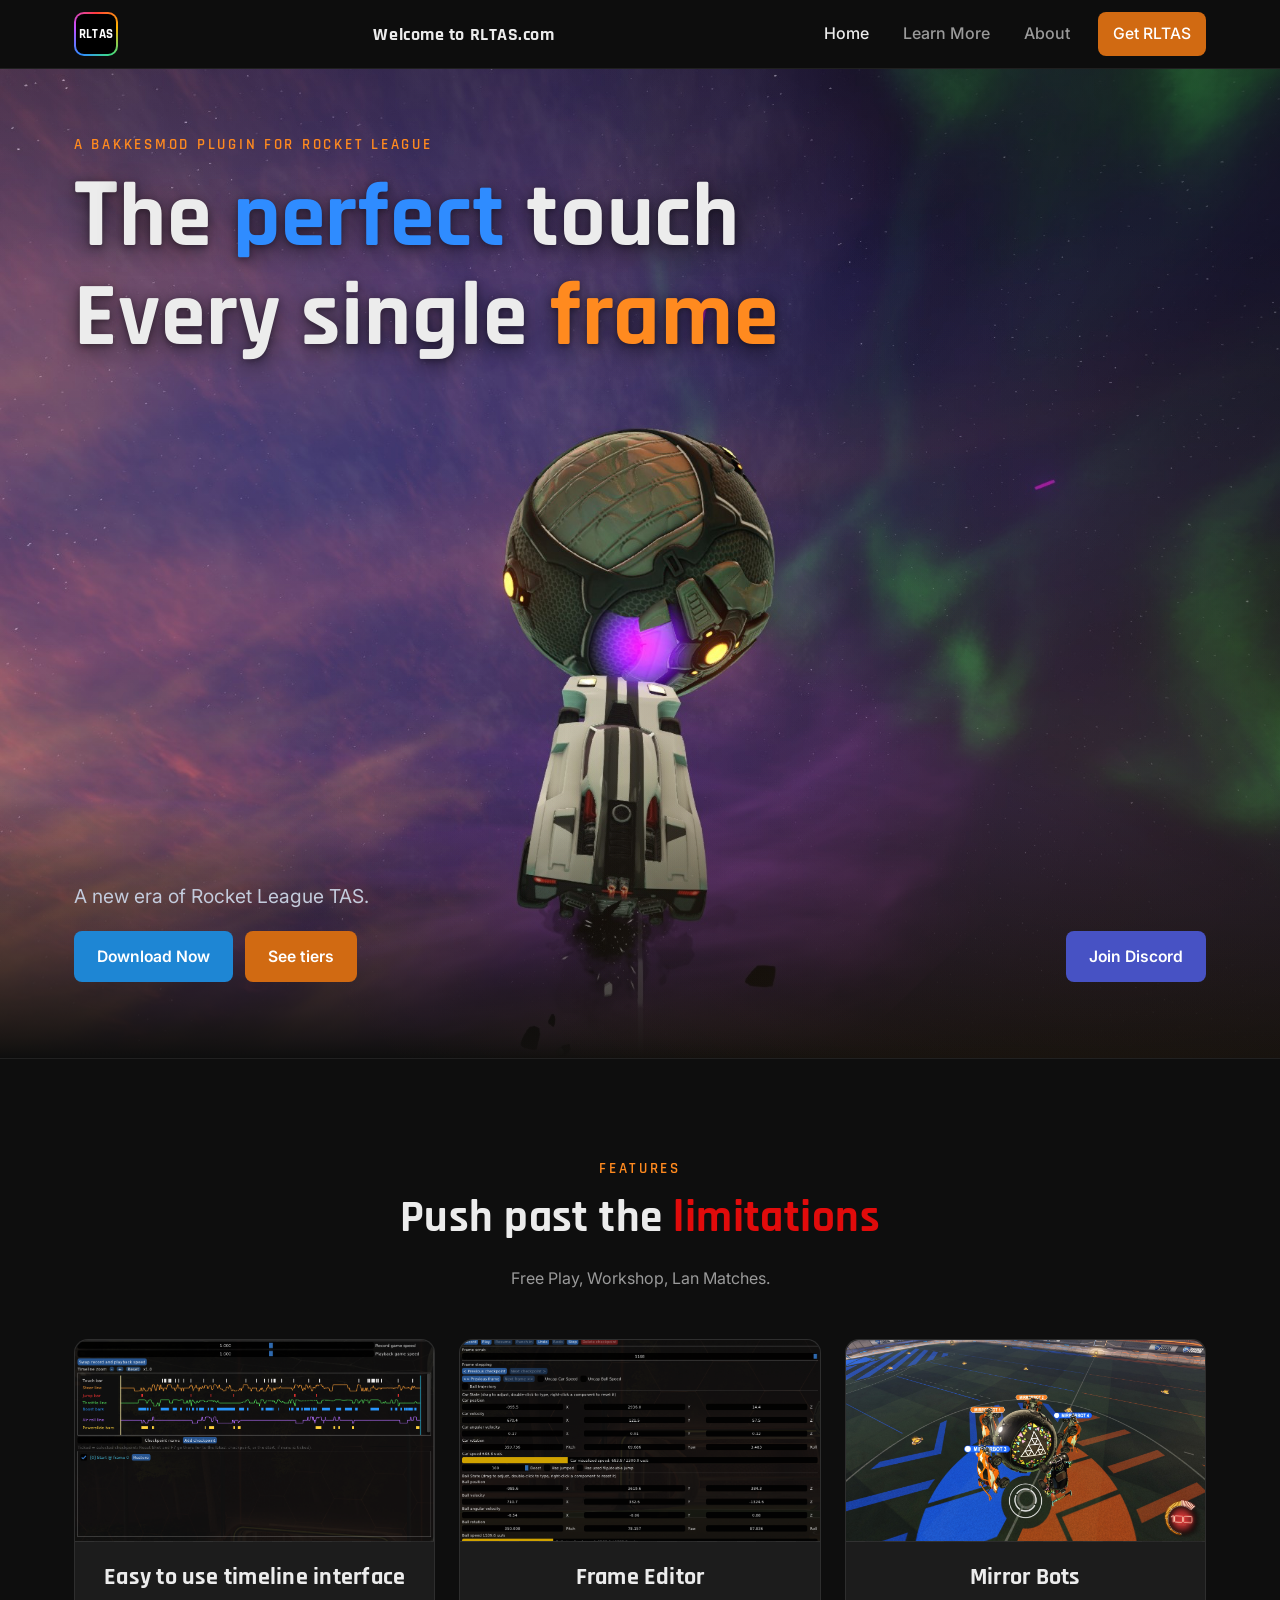
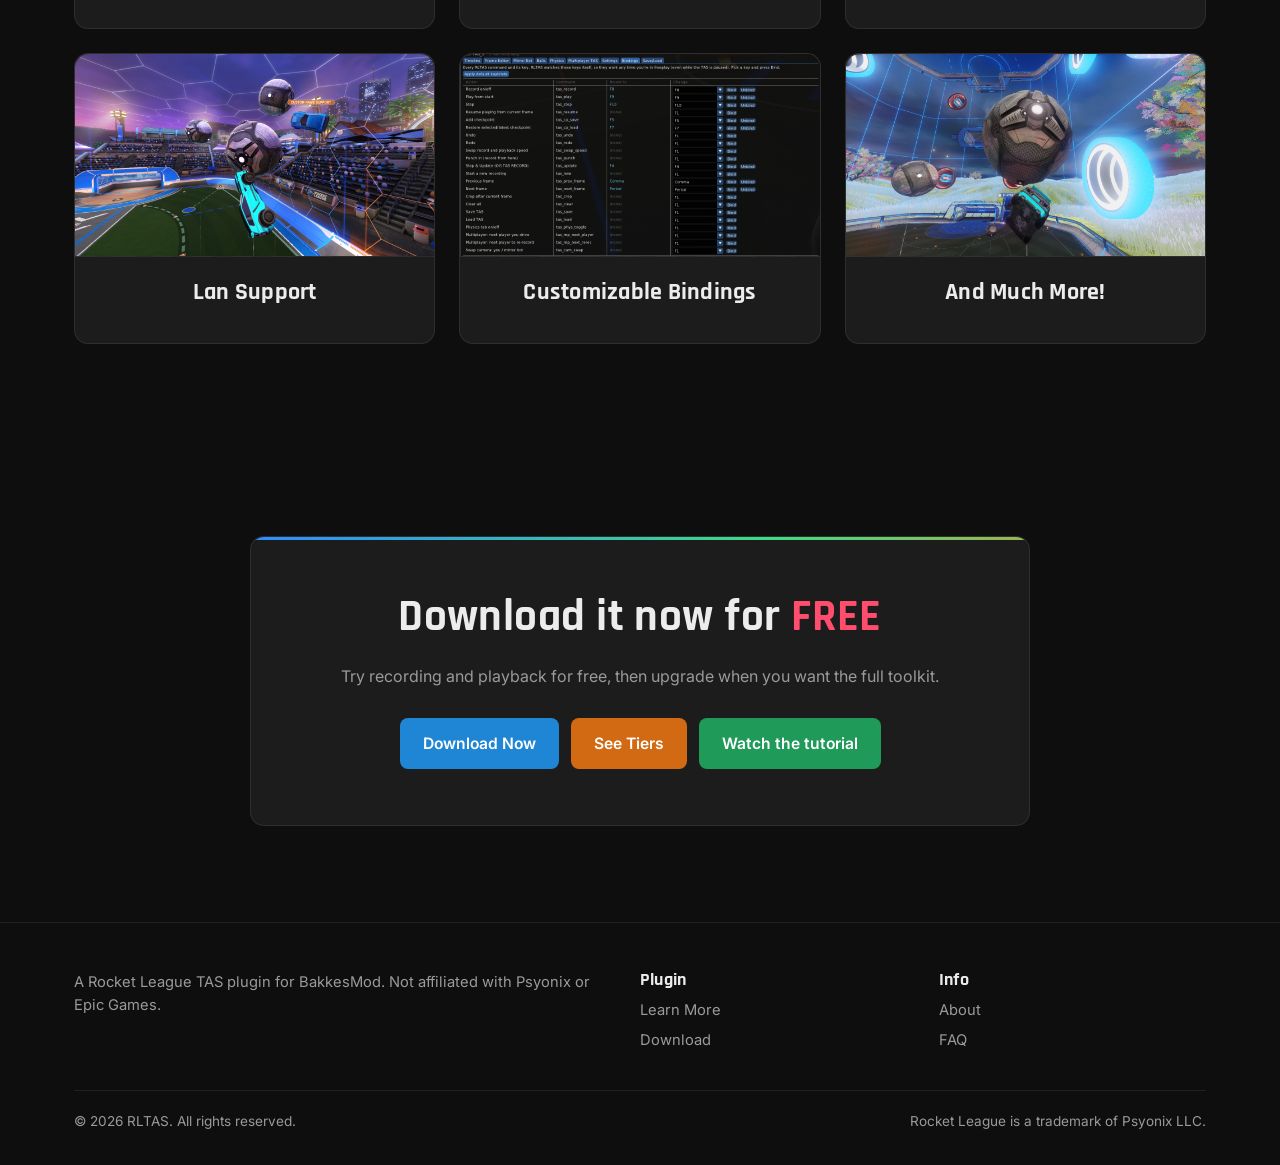
<file: index.html>
<!DOCTYPE html>
<html lang="en">
    <head>
        <meta charset="UTF-8"/>
        <meta name="viewport" content="width=device-width, initial-scale=1.0"/>
        <title>RLTAS | Rocket League TAS Plugin for BakkesMod</title>
        <meta name="description" content="Frame-exact input recording, checkpoints, a mirror bot and multi-ball for Rocket League freeplay and custom training."/>
        <link rel="icon" href="/favicon.ico" sizes="48x48"/>
        <link rel="icon" href="/favicon.png" type="image/png" sizes="512x512"/>
        <link rel="apple-touch-icon" href="/apple-touch-icon.png"/>
        <link rel="preconnect" href="https://fonts.googleapis.com"/>
        <link rel="preconnect" href="https://fonts.gstatic.com" crossorigin/>
        <link href="https://fonts.googleapis.com/css2?family=Inter:wght@400;500;600;700&family=Rajdhani:wght@600;700&display=swap" rel="stylesheet"/>
        <link rel="stylesheet" href="css/style.css?v=news26"/>
    </head>
    <body>
        <header class="site-header">
            <div class="container">
                <a class="brand" href="./" aria-label="RLTAS"><span class="brand-mark"><span class="brand-mark-fill">RLTAS</span></span></a>
                <div class="news-bar" aria-live="polite">
                    <div class="news-bar-track">
                        <p class="news-bar-item">Welcome to RLTAS.com</p>
                        <p class="news-bar-item" data-until="2026-11-30T05:00:00Z">BLACK FRIDAY SALE: 20% off every tier until Sunday at midnight (EST)!</p>
                        <p class="news-bar-item">Version 1.0.5 is out now!</p>
                        <p class="news-bar-item">Check the discord for updates and bug fixes!</p>
                        <p class="news-bar-item">Welcome to RLTAS.com</p>
                    </div>
                </div>
                <button class="nav-toggle" aria-label="Open menu" aria-expanded="false">☰</button>
                <nav class="nav">
                    <a href="./" aria-current="page">Home</a>
                    <a href="how-to-use/">Learn More</a>
                    <a href="about/">About</a>
                    <a class="btn btn--orange" href="download/">Get RLTAS</a>
                </nav>
            </div>
        </header>
        <main>
            <section class="hero">
                <div class="hero-bg" aria-hidden="true">
                    <div class="hero-slides" data-hero-layer="back">
                        <div class="hero-slide is-active" style="background-image: url('assets/images/MainPageHero.jpg')"></div>
                        <div class="hero-slide" style="background-image: url('assets/images/MainPageHero2.jpg')"></div>
                        <div class="hero-slide" style="background-image: url('assets/images/MainPageHero3.jpg')"></div>
                    </div>
                    <div class="hero-vignette"></div>
                </div>
                <div class="container" style="height: 989px; top: -18px;">
                    <span class="eyebrow">A BakkesMod plugin for Rocket League</span>
                    <h1><span class="hero-initial">T</span>he <span class="accent-blue">perfect</span> touch<br>Every single <span class="accent-orange">frame</span></h1>
                    <p class="lead" style="padding-top: 0px; margin-top: 514px;">
          A new era of Rocket League TAS. </p>
                    <div class="hero-actions" style="top: 90px; margin-top: 11px;">
                        <div class="hero-actions-main">
                            <a class="btn btn--light-blue" href="download/">Download Now</a>
                            <a class="btn btn--orange" href="how-to-use/#tiers">See tiers</a>
                        </div>
                        <a class="btn btn--discord" href="https://discord.gg/YJCU3u9gMr" target="_blank" rel="noopener noreferrer">Join Discord</a>
                    </div>
                </div>
                <div class="hero-fg" aria-hidden="true">
                    <div class="hero-slides" data-hero-layer="front">
                        <div class="hero-slide is-active" style="background-image: url('assets/images/MainPageHero_TheBall.png')"></div>
                        <div class="hero-slide" style="background-image: url('assets/images/MainPageHero2_TheBall.png')"></div>
                        <div class="hero-slide" style="background-image: url('assets/images/MainPageHero3_TheBall.png')"></div>
                    </div>
                </div>
            </section>
            <section class="section">
                <div class="container">
                    <div class="section-head center reveal">
                        <span class="eyebrow">Features</span>
                        <h2>Push past the <span style="color: #e10b0b;">limitations</span></h2>
                        <p class="muted">Free Play, Workshop, Lan Matches.</p>
                    </div>
                    <div class="grid grid-3">
                        <article class="card feature-card reveal">
                            <div class="media">
                                <img src="assets/images/time_line.png" alt="Easy to use timeline interface" loading="lazy"/>
                            </div>
                            <h3 style="text-align: center;">Easy to use timeline interface</h3>
                        </article>
                        <article class="card feature-card reveal">
                            <div class="media">
                                <img src="assets/images/frame_editor.png" alt="Frame editor" loading="lazy"/>
                            </div>
                            <h3 style="text-align: center;">Frame Editor</h3>
                        </article>
                        <article class="card feature-card reveal">
                            <div class="media">
                                <img src="assets/images/Mirror_bot.jpg" alt="Mirror bots" loading="lazy"/>
                            </div>
                            <h3 style="text-align: center;">Mirror Bots</h3>
                        </article>
                        <article class="card feature-card reveal">
                            <div class="media">
                                <img src="assets/images/lan_support.jpg" alt="LAN support" loading="lazy"/>
                            </div>
                            <h3 style="text-align: center;">Lan Support</h3>
                        </article>
                        <article class="card feature-card reveal">
                            <div class="media">
                                <img src="assets/images/Bindings.png" alt="Customizable bindings" loading="lazy"/>
                            </div>
                            <h3 style="text-align: center;">Customizable Bindings</h3>
                        </article>
                        <article class="card feature-card reveal">
                            <div class="media">
                                <img src="assets/images/feature_more.jpg" alt="And much more" loading="lazy"/>
                            </div>
                            <h3 style="text-align: center;">And Much More!</h3>
                        </article>
                    </div>
                </div>
            </section>
            <section class="section">
                <div class="container">
                    <div class="cta-band reveal">
                        <h2>Download it now for <span class="rainbow-hue">FREE</span></h2>
                        <p class="muted">Try recording and playback for free, then upgrade when you want the full toolkit.</p>
                        <div class="hero-actions">
                            <a class="btn btn--light-blue" href="download/">Download Now</a>
                            <a class="btn btn--orange" href="how-to-use/#tiers">See Tiers</a>
                            <a class="btn btn--green" href="how-to-use/">Watch the tutorial</a>
                        </div>
                    </div>
                </div>
            </section>
        </main>
        <footer class="site-footer">
            <div class="container">
                <div class="footer-grid">
                    <div>
                        <p>A Rocket League TAS plugin for BakkesMod. Not affiliated with Psyonix or Epic Games.</p>
                    </div>
                    <div>
                        <h4>Plugin</h4>
                        <ul>
                            <li>
                                <a href="how-to-use/">Learn More</a>
                            </li>
                            <li>
                                <a href="download/">Download</a>
                            </li>
                        </ul>
                    </div>
                    <div>
                        <h4>Info</h4>
                        <ul>
                            <li>
                                <a href="about/">About</a>
                            </li>
                            <li>
                                <a href="how-to-use/#faq">FAQ</a>
                            </li>
                        </ul>
                    </div>
                </div>
                <div class="footer-bottom">
                    <span>© <span data-year></span> RLTAS. All rights reserved.</span>
                    <span>Rocket League is a trademark of Psyonix LLC.</span>
                </div>
            </div>
        </footer>
        <script src="js/main.js?v=news27"></script>
    </body>
</html>
</file>
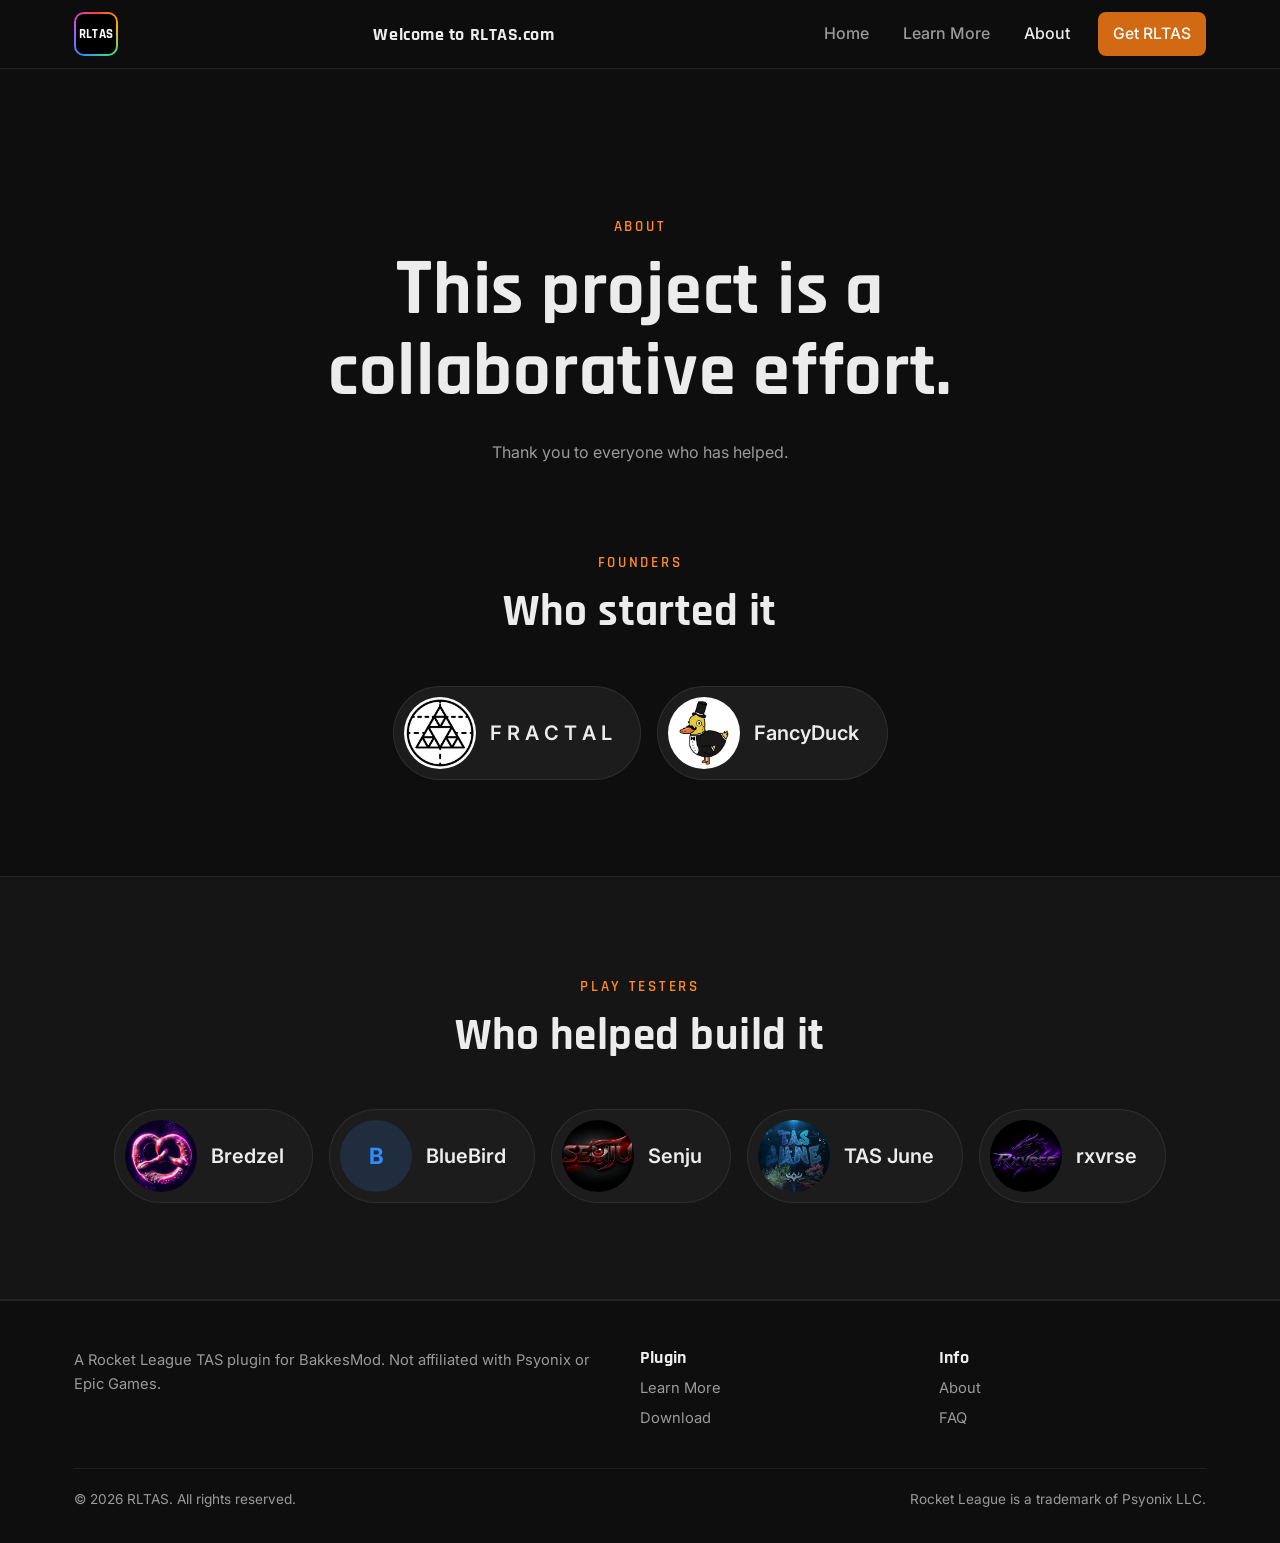
<file: about/index.html>
<!DOCTYPE html>
<html lang="en">
    <head>
        <meta charset="UTF-8"/>
        <meta name="viewport" content="width=device-width, initial-scale=1.0"/>
        <title>About | RLTAS</title>
        <meta name="description" content="RLTAS is a collaboration between founders and TAS creators."/>
        <link rel="icon" href="/favicon.ico" sizes="48x48"/>
        <link rel="icon" href="/favicon.png" type="image/png" sizes="512x512"/>
        <link rel="apple-touch-icon" href="/apple-touch-icon.png"/>
        <link rel="preconnect" href="https://fonts.googleapis.com"/>
        <link rel="preconnect" href="https://fonts.gstatic.com" crossorigin/>
        <link href="https://fonts.googleapis.com/css2?family=Inter:wght@400;500;600;700&family=Rajdhani:wght@600;700&display=swap" rel="stylesheet"/>
        <link rel="stylesheet" href="../css/style.css?v=news26"/>
    </head>
    <body>
        <header class="site-header">
            <div class="container">
                <a class="brand" href="../" aria-label="RLTAS"><span class="brand-mark"><span class="brand-mark-fill">RLTAS</span></span></a>
                <div class="news-bar" aria-live="polite">
                    <div class="news-bar-track">
                        <p class="news-bar-item">Welcome to RLTAS.com</p>
                        <p class="news-bar-item" data-until="2026-11-30T05:00:00Z">BLACK FRIDAY SALE: 20% off every tier until Sunday at midnight (EST)!</p>
                        <p class="news-bar-item">Version 1.0.5 is out now!</p>
                        <p class="news-bar-item">Check the discord for updates and bug fixes!</p>
                        <p class="news-bar-item">Welcome to RLTAS.com</p>
                    </div>
                </div>
                <button class="nav-toggle" aria-label="Open menu" aria-expanded="false">☰</button>
                <nav class="nav">
                    <a href="../">Home</a>
                    <a href="../how-to-use/">Learn More</a>
                    <a href="../about/" aria-current="page">About</a>
                    <a class="btn btn--orange" href="../download/">Get RLTAS</a>
                </nav>
            </div>
        </header>
        <main>
            <section class="section" style="padding-bottom: 16px;">
                <div class="container">
                    <div class="page-head center">
                        <span class="eyebrow">About</span>
                        <h1><span class="hero-initial">T</span>his project is a collaborative effort.</h1>
                        <p class="muted">Thank you to everyone who has helped.</p>
                    </div>
                </div>
            </section>
            <section class="section" style="padding-top: 24px;">
                <div class="container">
                    <div class="section-head center reveal">
                        <span class="eyebrow">Founders</span>
                        <h2>Who started it</h2>
                    </div>
                    <div class="team-pills reveal">
                        <button type="button" class="team-pill" data-person="fractal">
                            <img src="../assets/images/Link tree assests/Fractal.webp" alt=""/>
                            <span>F R A C T A L</span>
                        </button>
                        <button type="button" class="team-pill" data-person="fancyduck">
                            <img src="../assets/images/Link tree assests/FancyDuck.jpg" alt=""/>
                            <span>FancyDuck</span>
                        </button>
                    </div>
                </div>
            </section>
            <section class="section section--alt">
                <div class="container">
                    <div class="section-head center reveal">
                        <span class="eyebrow">Play Testers</span>
                        <h2>Who helped build it</h2>
                    </div>
                    <div class="team-pills reveal">
                        <button type="button" class="team-pill" data-person="bredzel">
                            <img src="../assets/images/Link tree assests/Bredzel.webp" alt=""/>
                            <span>Bredzel</span>
                        </button>
                        <button type="button" class="team-pill" data-person="bluebird">
                            <span class="team-pill-fallback">B</span>
                            <span>BlueBird</span>
                        </button>
                        <button type="button" class="team-pill" data-person="senju">
                            <img src="../assets/images/Link tree assests/Senju.webp" alt=""/>
                            <span>Senju</span>
                        </button>
                        <button type="button" class="team-pill" data-person="june">
                            <img src="../assets/images/Link tree assests/TAS June.webp" alt=""/>
                            <span>TAS June</span>
                        </button>
                        <button type="button" class="team-pill" data-person="rxvrse">
                            <img src="../assets/images/Link tree assests/rxvrse.webp" alt=""/>
                            <span>rxvrse</span>
                        </button>
                    </div>
                </div>
            </section>
        </main>
        <footer class="site-footer">
            <div class="container">
                <div class="footer-grid">
                    <div>
                        <p>A Rocket League TAS plugin for BakkesMod. Not affiliated with Psyonix or Epic Games.</p>
                    </div>
                    <div>
                        <h4>Plugin</h4>
                        <ul>
                            <li>
                                <a href="../how-to-use/">Learn More</a>
                            </li>
                            <li>
                                <a href="../download/">Download</a>
                            </li>
                        </ul>
                    </div>
                    <div>
                        <h4>Info</h4>
                        <ul>
                            <li>
                                <a href="../about/">About</a>
                            </li>
                            <li>
                                <a href="../how-to-use/#faq">FAQ</a>
                            </li>
                        </ul>
                    </div>
                </div>
                <div class="footer-bottom">
                    <span>© <span data-year></span> RLTAS. All rights reserved.</span>
                    <span>Rocket League is a trademark of Psyonix LLC.</span>
                </div>
            </div>
        </footer>
        <script src="../js/main.js?v=news27"></script>
        <script src="../js/about.js?v=rxvrse6"></script>
    </body>
</html>
</file>
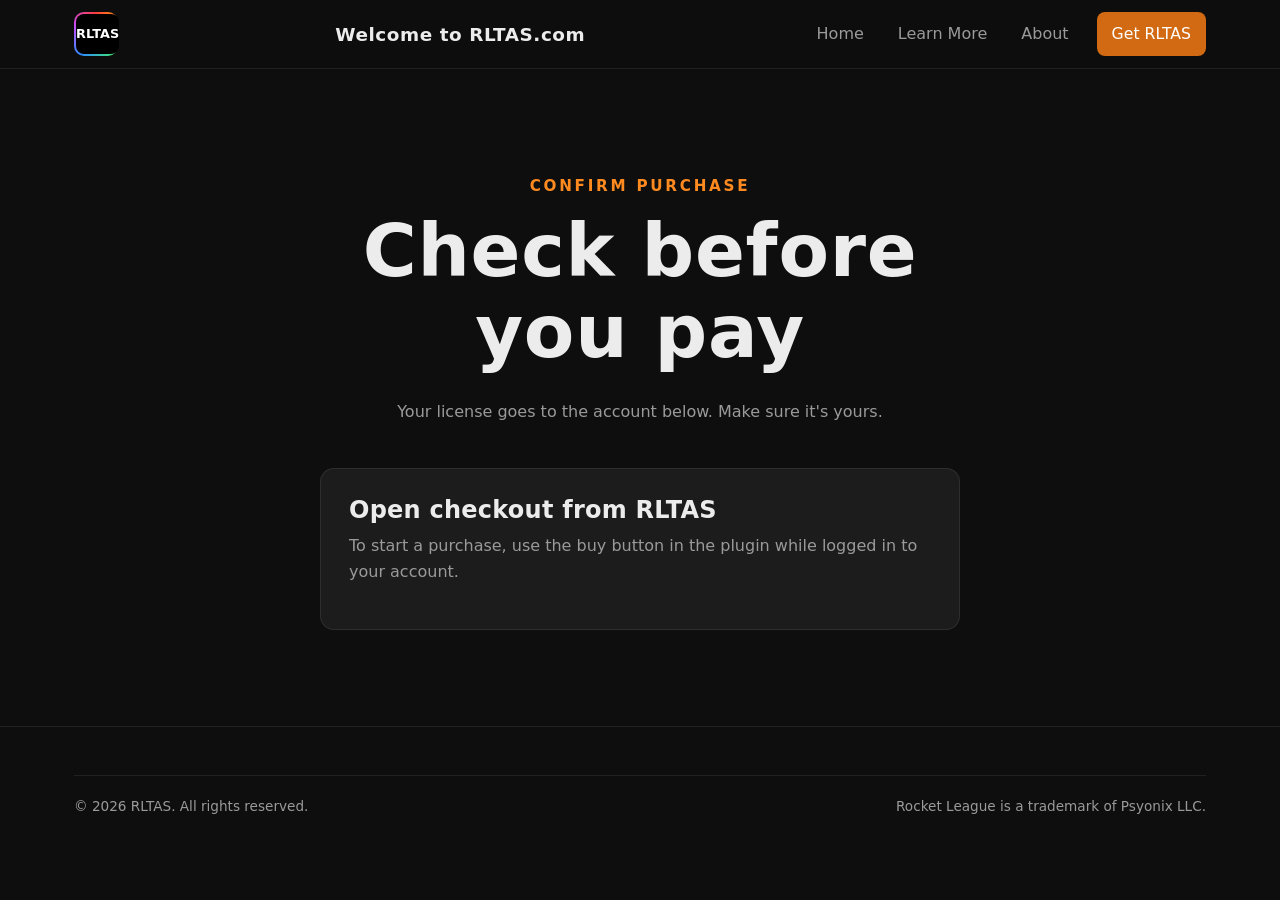
<file: checkout/index.html>
<!DOCTYPE html>
<html lang="en">
    <head>
        <meta charset="UTF-8"/>
        <meta name="referrer" content="no-referrer"/>
        <meta http-equiv="Content-Security-Policy" content="default-src 'self'; script-src 'self'; style-src 'self' 'unsafe-inline' https://fonts.googleapis.com; font-src 'self' https://fonts.gstatic.com; img-src 'self' data:; connect-src 'self' https://rltas-license.rltas.workers.dev; object-src 'none'; base-uri 'none'; form-action 'self'"/>
        <meta name="viewport" content="width=device-width, initial-scale=1.0"/>
        <title>Confirm Purchase | RLTAS</title>
        <meta name="description" content="Confirm your RLTAS account and tier before paying."/>
        <meta name="robots" content="noindex, nofollow"/>
        <link rel="icon" href="/favicon.ico" sizes="48x48"/>
        <link rel="icon" href="/favicon.png" type="image/png" sizes="512x512"/>
        <link rel="apple-touch-icon" href="/apple-touch-icon.png"/>
        <link rel="preconnect" href="https://fonts.googleapis.com"/>
        <link rel="preconnect" href="https://fonts.gstatic.com" crossorigin/>
        <link href="https://fonts.googleapis.com/css2?family=Inter:wght@400;500;600;700&family=Rajdhani:wght@600;700&display=swap" rel="stylesheet"/>
        <link rel="stylesheet" href="../css/style.css?v=news34"/>
    </head>
    <body>
        <header class="site-header">
            <div class="container">
                <a class="brand" href="../" aria-label="RLTAS"><span class="brand-mark"><span class="brand-mark-fill">RLTAS</span></span></a>
                <div class="news-bar" aria-live="polite">
                    <div class="news-bar-track">
                        <p class="news-bar-item">Welcome to RLTAS.com</p>
                        <p class="news-bar-item" data-until="2026-11-30T05:00:00Z">BLACK FRIDAY SALE: 20% off every tier until Sunday at midnight (EST)!</p>
                        <p class="news-bar-item">Version 1.0.5 is out now!</p>
                        <p class="news-bar-item">Check the discord for updates and bug fixes!</p>
                        <p class="news-bar-item">Welcome to RLTAS.com</p>
                    </div>
                </div>
                <button class="nav-toggle" aria-label="Open menu" aria-expanded="false">☰</button>
                <nav class="nav">
                    <a href="../">Home</a>
                    <a href="../how-to-use/">Learn More</a>
                    <a href="../about/">About</a>
                    <a class="btn btn--orange" href="../download/">Get RLTAS</a>
                </nav>
            </div>
        </header>
        <main>
            <section class="section" style="padding-top: 56px;">
                <div class="container">
                    <div class="page-head center" data-confirm-head>
                        <span class="eyebrow">Confirm purchase</span>
                        <h1>Check before you pay</h1>
                        <p class="muted">Your license goes to the account below. Make sure it's yours.</p>
                    </div>
                    <div class="confirm" id="confirm" aria-live="polite">
                        <div class="confirm-card" data-state="missing">
                            <h3>Open checkout from RLTAS</h3>
                            <p class="muted">To start a purchase, use the buy button in the plugin while logged in to your account.</p>
                        </div>
                        <div class="confirm-card" data-state="loading" hidden>
                            <p class="muted center">Loading your purchase…</p>
                        </div>
                        <div class="confirm-card" data-state="ready" hidden>
                            <div class="confirm-row">
                                <span class="confirm-label">Account</span>
                                <div>
                                    <div class="confirm-name" data-field="name"></div>
                                    <div class="confirm-id">Steam ID <code data-field="steamId"></code>
                                    </div>
                                    <div class="confirm-id">Epic ID <code data-field="epicId">—</code>
                                    </div>
                                </div>
                            </div>
                            <div class="confirm-row">
                                <span class="confirm-label">Current tier</span>
                                <div>
                                    <div class="confirm-tier" data-field="currentTier"></div>
                                    <p class="muted confirm-small" style="margin: 0;">What this account already has.</p>
                                </div>
                            </div>
                            <div class="confirm-row">
                                <span class="confirm-label">Upgrading to</span>
                                <div>
                                    <div class="confirm-tier">
                                        <span data-field="tierName"></span>
                                        <span class="confirm-price" data-field="price"></span>
                                        <span class="confirm-price-due" data-field="duePrice" hidden></span>
                                    </div>
                                    <ul class="checklist" data-field="includes"></ul>
                                </div>
                            </div>
                            <p class="confirm-note" data-field="ownedNote" hidden></p>
                            <p class="muted confirm-small">One payment, yours forever. The license unlocks RLTAS on this account only. You'll enter payment details on Stripe's secure page next.</p>
                            <div class="confirm-actions">
                                <a class="btn btn--orange" href="#" data-action="pay">Continue to payment</a>
                                <button class="btn btn--ghost" type="button" data-action="not-me">This isn't me</button>
                            </div>
                        </div>
                        <div class="confirm-card" data-state="paid" hidden>
                            <h3>Thanks, you're all set!</h3>
                            <p class="muted">Your license is being added to this account (usually within a minute). A receipt will go to the email you used on Stripe.</p>
                            <ol class="confirm-steps">
                                <li>Go back to Rocket League.</li>
                                <li>Reload RLTAS (or restart the game) to unlock your new features.</li>
                            </ol>
                            <p class="muted confirm-small">If it isn't unlocked after a few minutes, reach out on Discord with your receipt.</p>
                        </div>
                        <div class="confirm-card" data-state="owned" hidden>
                            <h3>You already have this</h3>
                            <p class="muted">This account already owns <strong data-field="ownedName">this tier</strong>, which includes everything in <span data-field="tierName">the selected tier</span>.</p>
                            <a class="btn btn--ghost" href="../how-to-use/#tiers">See all tiers</a>
                        </div>
                        <div class="confirm-card" data-state="not-me" hidden>
                            <h3>Hmm...</h3>
                            <p class="muted">This purchase link was made for someone else's account. Paying would give <em>them</em> the license.</p>
                            <p class="muted">To buy for yourself, start from inside the plugin while you're logged in to your own account.</p>
                            <div class="confirm-actions">
                                <button class="btn btn--ghost" type="button" data-action="back">Go back</button>
                            </div>
                        </div>
                        <div class="confirm-card" data-state="expired" hidden>
                            <h3>This purchase link has expired</h3>
                            <p class="muted">Press the buy button in the plugin again to get a new link.</p>
                        </div>
                        <div class="confirm-card" data-state="error" hidden>
                            <h3>Something went wrong</h3>
                            <p class="muted" data-field="error">We couldn't load your purchase. Please try again in a moment.</p>
                        </div>
                    </div>
                </div>
            </section>
        </main>
        <footer class="site-footer">
            <div class="container">
                <div class="footer-bottom">
                    <span>© <span data-year></span> RLTAS. All rights reserved.</span>
                    <span>Rocket League is a trademark of Psyonix LLC.</span>
                </div>
            </div>
        </footer>
        <script src="../js/config.js?v=2"></script>
        <script src="../js/main.js?v=news27"></script>
        <script src="../js/checkout.js?v=8"></script>
    </body>
</html>
</file>
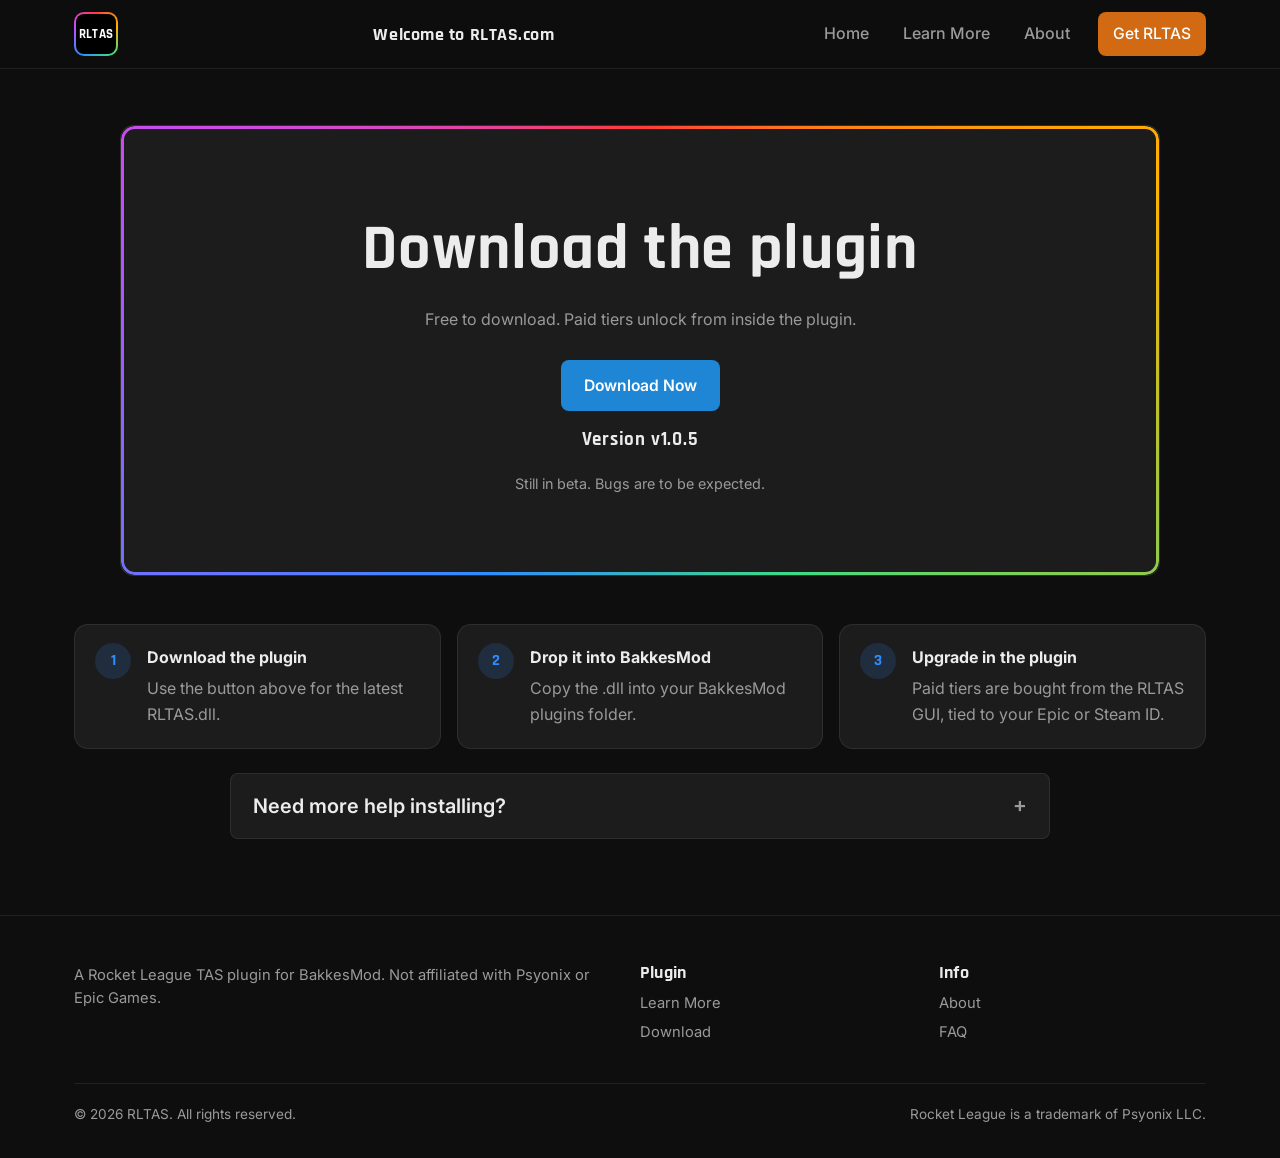
<file: download/index.html>
<!DOCTYPE html>
<html lang="en">
    <head>
        <meta charset="UTF-8"/>
        <meta name="viewport" content="width=device-width, initial-scale=1.0"/>
        <title>Get RLTAS | Download</title>
        <meta name="description" content="Download the free RLTAS BakkesMod plugin. Paid tiers unlock from inside the plugin."/>
        <link rel="icon" href="/favicon.ico" sizes="48x48"/>
        <link rel="icon" href="/favicon.png" type="image/png" sizes="512x512"/>
        <link rel="apple-touch-icon" href="/apple-touch-icon.png"/>
        <link rel="preconnect" href="https://fonts.googleapis.com"/>
        <link rel="preconnect" href="https://fonts.gstatic.com" crossorigin/>
        <link href="https://fonts.googleapis.com/css2?family=Inter:wght@400;500;600;700&family=Rajdhani:wght@600;700&display=swap" rel="stylesheet"/>
        <link rel="stylesheet" href="../css/style.css?v=news40"/>
    </head>
    <body>
        <header class="site-header">
            <div class="container">
                <a class="brand" href="../" aria-label="RLTAS"><span class="brand-mark"><span class="brand-mark-fill">RLTAS</span></span></a>
                <div class="news-bar" aria-live="polite">
                    <div class="news-bar-track">
                        <p class="news-bar-item">Welcome to RLTAS.com</p>
                        <p class="news-bar-item" data-until="2026-11-30T05:00:00Z">BLACK FRIDAY SALE: 20% off every tier until Sunday at midnight (EST)!</p>
                        <p class="news-bar-item">Version 1.0.5 is out now!</p>
                        <p class="news-bar-item">Check the discord for updates and bug fixes!</p>
                        <p class="news-bar-item">Welcome to RLTAS.com</p>
                    </div>
                </div>
                <button class="nav-toggle" aria-label="Open menu" aria-expanded="false">☰</button>
                <nav class="nav">
                    <a href="../">Home</a>
                    <a href="../how-to-use/">Learn More</a>
                    <a href="../about/">About</a>
                    <a class="btn btn--orange" href="../download/" aria-current="page">Get RLTAS</a>
                </nav>
            </div>
        </header>
        <main>
            <section class="section" style="padding-top: 56px; padding-bottom: 24px;">
                <div class="container">
                    <div class="cta-band cta-band--download reveal" id="download">
                        <h2>Download the plugin</h2>
                        <p class="muted">Free to download. Paid tiers unlock from inside the plugin.</p>
                        <div class="hero-actions">
                            <a class="btn btn--light-blue" href="https://github.com/FancyDucky/RLTAS-Website/releases/latest/download/RLTAS.dll">Download Now</a>
                        </div>
                        <p class="download-version">Version <span data-plugin-version>v1.0.5</span></p>
                        <p class="download-note">Still in beta. Bugs are to be expected.</p>
                    </div>
                </div>
            </section>
            <section class="section" style="padding-top: 24px; padding-bottom: 64px;">
                <div class="container">
                    <ol class="steps steps--3 reveal">
                        <li>
                            <strong>Download the plugin</strong>
                            <p class="muted">Use the button above for the latest RLTAS.dll.</p>
                        </li>
                        <li>
                            <strong>Drop it into BakkesMod</strong>
                            <p class="muted">Copy the .dll into your BakkesMod plugins folder.</p>
                        </li>
                        <li>
                            <strong>Upgrade in the plugin</strong>
                            <p class="muted">Paid tiers are bought from the RLTAS GUI, tied to your Epic or Steam ID.</p>
                        </li>
                    </ol>
                    <div class="faq install-help reveal">
                        <details>
                            <summary style="text-align: center; font-size: 20px;">Need more help installing?</summary>
                            <div class="install-help-body">
                                <ol>
                                    <li>Install <a href="https://bakkesmod.com" target="_blank" rel="noopener noreferrer">BakkesMod</a> first if you don’t already have it, then launch Rocket League with BakkesMod running.</li>
                                    <li>Click Download Now. Chrome and Edge often block the .dll as “unverified.” That’s normal — open your downloads page and choose Keep / Download unverified file.</li>
                                    <li>Press Win+R, paste <code>%AppData%\bakkesmod\bakkesmod\plugins</code>, and hit Enter.</li>
                                    <li>Copy <code>RLTAS.dll</code> into that folder.</li>
                                    <li>In Rocket League, press F2, then go to Plugins → RLTAS. If it isn’t listed, press F6 and type <code>plugin load rltas</code>.</li>
                                    <li>Free features work right away. Paid tiers are bought from inside the plugin, tied to your Epic or Steam ID.</li>
                                </ol>
                                <p>Stuck? <a href="https://discord.gg/YJCU3u9gMr" target="_blank" rel="noopener noreferrer">Ask in Discord</a>.</p>
                            </div>
                        </details>
                    </div>
                </div>
            </section>
        </main>
        <footer class="site-footer">
            <div class="container">
                <div class="footer-grid">
                    <div>
                        <p>A Rocket League TAS plugin for BakkesMod. Not affiliated with Psyonix or Epic Games.</p>
                    </div>
                    <div>
                        <h4>Plugin</h4>
                        <ul>
                            <li>
                                <a href="../how-to-use/">Learn More</a>
                            </li>
                            <li>
                                <a href="../download/">Download</a>
                            </li>
                        </ul>
                    </div>
                    <div>
                        <h4>Info</h4>
                        <ul>
                            <li>
                                <a href="../about/">About</a>
                            </li>
                            <li>
                                <a href="../how-to-use/#faq">FAQ</a>
                            </li>
                        </ul>
                    </div>
                </div>
                <div class="footer-bottom">
                    <span>© <span data-year></span> RLTAS. All rights reserved.</span>
                    <span>Rocket League is a trademark of Psyonix LLC.</span>
                </div>
            </div>
        </footer>
        <script src="../js/main.js?v=news27"></script>
        <script src="../js/download.js?v=1"></script>
    </body>
</html>
</file>
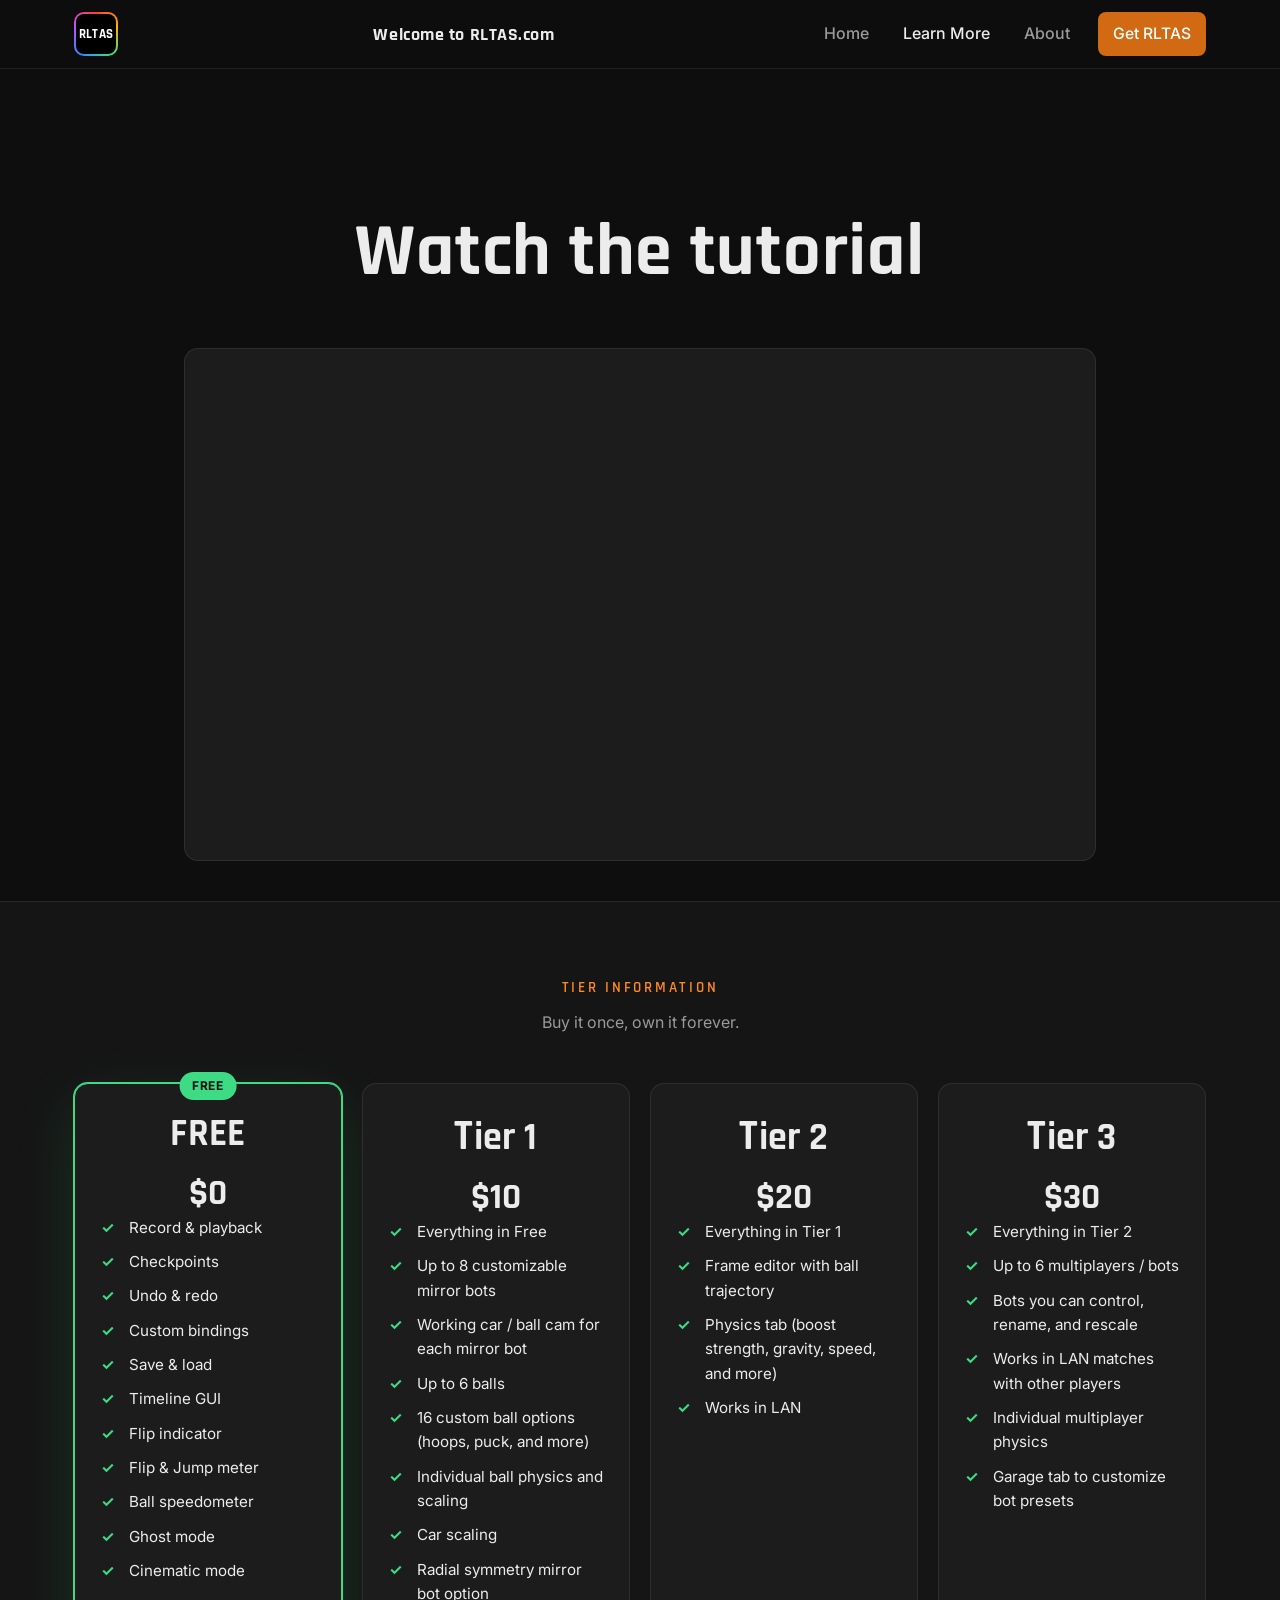
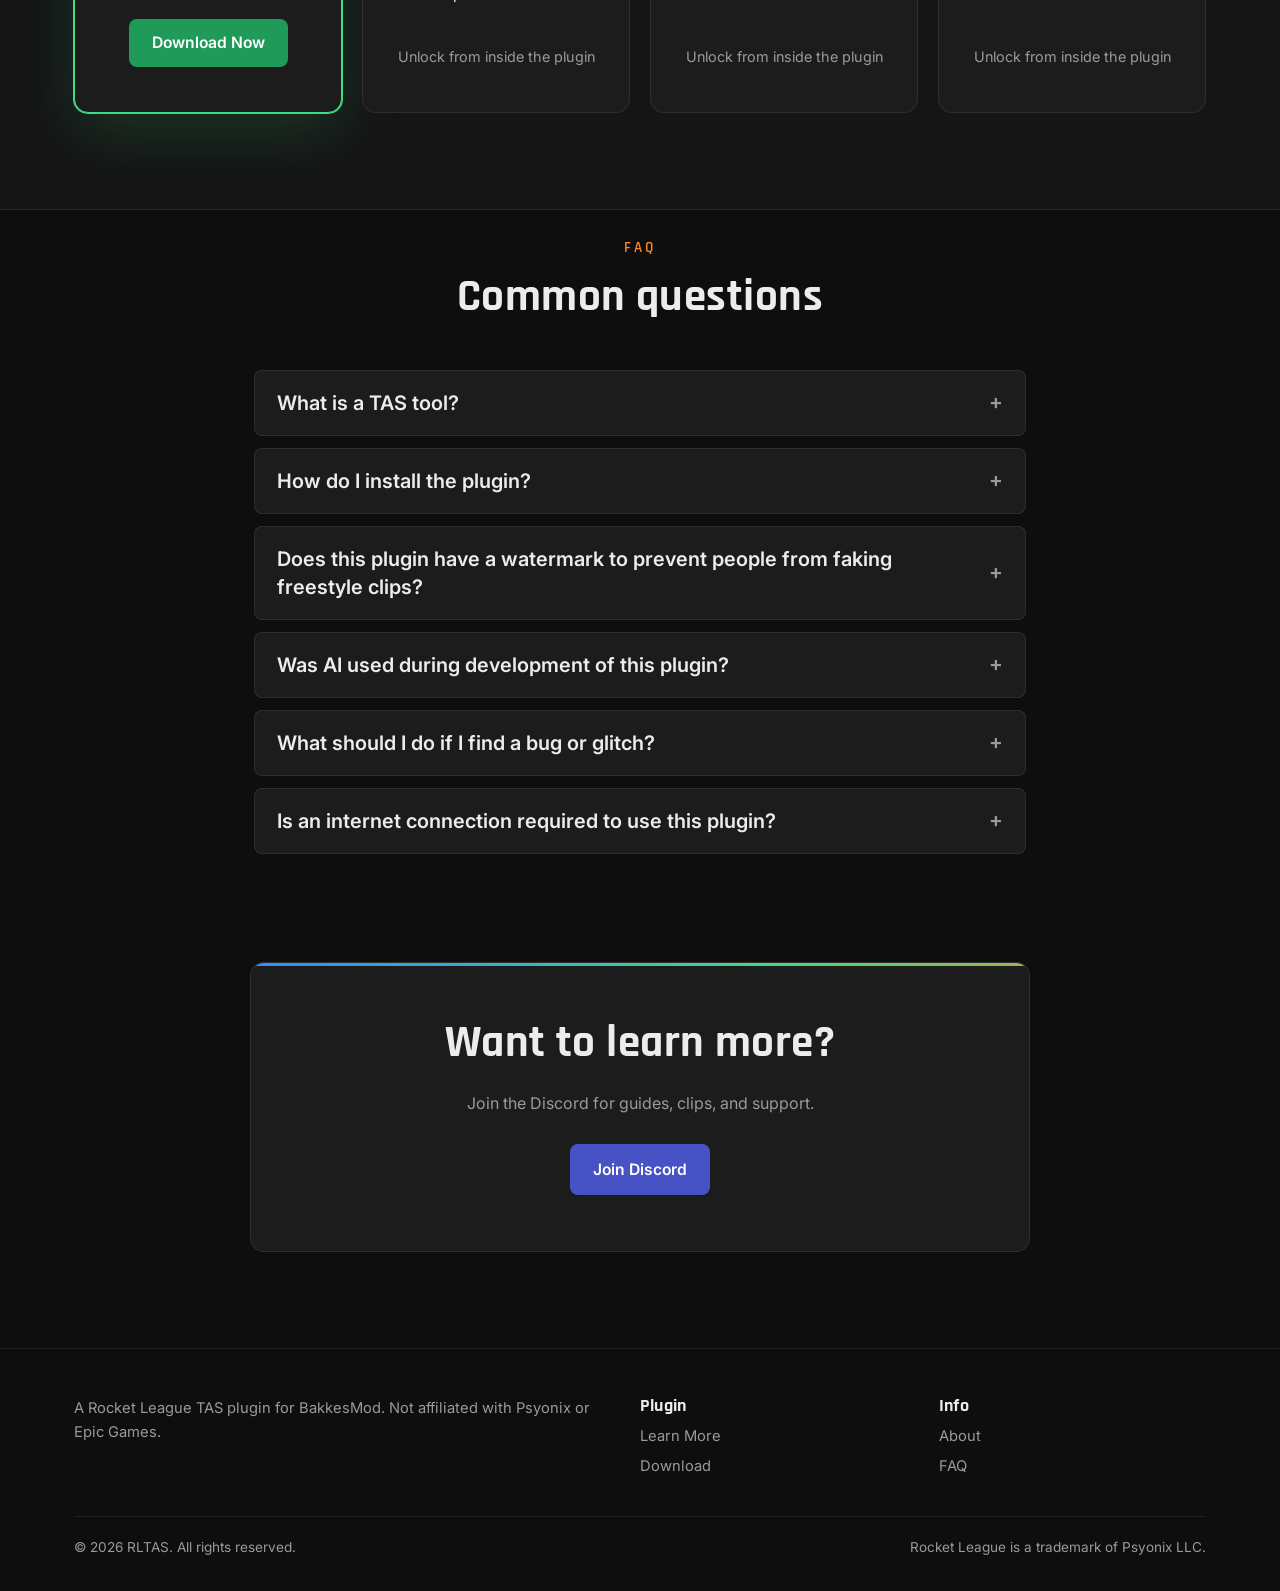
<file: how-to-use/index.html>
<!DOCTYPE html>
<html lang="en">
    <head>
        <meta charset="UTF-8"/>
        <meta name="viewport" content="width=device-width, initial-scale=1.0"/>
        <title>Learn More | RLTAS</title>
        <meta name="description" content="Watch the RLTAS tutorial and get answers to common questions."/>
        <link rel="icon" href="/favicon.ico" sizes="48x48"/>
        <link rel="icon" href="/favicon.png" type="image/png" sizes="512x512"/>
        <link rel="apple-touch-icon" href="/apple-touch-icon.png"/>
        <link rel="preconnect" href="https://fonts.googleapis.com"/>
        <link rel="preconnect" href="https://fonts.gstatic.com" crossorigin/>
        <link href="https://fonts.googleapis.com/css2?family=Inter:wght@400;500;600;700&family=Rajdhani:wght@600;700&display=swap" rel="stylesheet"/>
        <link rel="stylesheet" href="../css/style.css?v=news38"/>
    </head>
    <body>
        <header class="site-header">
            <div class="container">
                <a class="brand" href="../" aria-label="RLTAS"><span class="brand-mark"><span class="brand-mark-fill">RLTAS</span></span></a>
                <div class="news-bar" aria-live="polite">
                    <div class="news-bar-track">
                        <p class="news-bar-item">Welcome to RLTAS.com</p>
                        <p class="news-bar-item" data-until="2026-11-30T05:00:00Z">BLACK FRIDAY SALE: 20% off every tier until Sunday at midnight (EST)!</p>
                        <p class="news-bar-item">Version 1.0.5 is out now!</p>
                        <p class="news-bar-item">Check the discord for updates and bug fixes!</p>
                        <p class="news-bar-item">Welcome to RLTAS.com</p>
                    </div>
                </div>
                <button class="nav-toggle" aria-label="Open menu" aria-expanded="false">☰</button>
                <nav class="nav">
                    <a href="../">Home</a>
                    <a href="../how-to-use/" aria-current="page">Learn More</a>
                    <a href="../about/">About</a>
                    <a class="btn btn--orange" href="../download/">Get RLTAS</a>
                </nav>
            </div>
        </header>
        <main>
            <section class="section" style="padding-bottom: 40px;">
                <div class="container" style="max-width: 960px;">
                    <div class="page-head">
                        <h1 style="text-align: center;">Watch the tutorial</h1>
                    </div>
                    <div class="video-embed reveal">
                        <iframe src="https://www.youtube.com/embed/NfMkjq3ecGQ" title="RLTAS tutorial" allow="accelerometer; autoplay; clipboard-write; encrypted-media; gyroscope; picture-in-picture; web-share" allowfullscreen></iframe>
                    </div>
                </div>
            </section>
            <section class="section section--alt" id="tiers" style="padding-top: 72px;">
                <div class="container">
                    <div class="section-head center reveal">
                        <h2 class="eyebrow">Tier information</h2>
                        <p class="muted">Buy it once, own it forever.</p>
                    </div>
                    <div class="pricing">
                        <article class="tier tier--free reveal" id="free">
                            <span class="tier-badge tier-badge--free">Free</span>
                            <h3 style="text-align: center; font-size: 38px; padding-bottom: 0px;">FREE</h3>
                            <div class="tier-price">$0</div>
                            <ul class="checklist">
                                <li>Record &amp; playback</li>
                                <li>Checkpoints</li>
                                <li>Undo &amp; redo</li>
                                <li>Custom bindings</li>
                                <li>Save &amp; load</li>
                                <li>Timeline GUI</li>
                                <li>Flip indicator</li>
                                <li>Flip &amp; Jump meter</li>
                                <li>Ball speedometer</li>
                                <li>Ghost mode</li>
                                <li>Cinematic mode</li>
                            </ul>
                            <p class="tier-unlock">
                                <a class="btn btn--green" href="../download/">Download Now</a>
                            </p>
                        </article>
                        <article class="tier reveal" id="tier-1">
                            <h3 style="text-align: center; font-size: 38px;"><span style="font-size: 42px;">T</span>ier 1</h3>
                            <div class="tier-price" data-sale-until="2026-11-30T05:00:00Z" data-price="$10"><s class="tier-price-was">$10</s> <span class="tier-price-sale">$8</span><small class="tier-price-tag">Black Friday price</small></div>
                            <ul class="checklist">
                                <li>Everything in Free</li>
                                <li>Up to 8 customizable mirror bots</li>
                                <li>Working car / ball cam for each mirror bot</li>
                                <li>Up to 6 balls</li>
                                <li>16 custom ball options (hoops, puck, and more)</li>
                                <li>Individual ball physics and scaling</li>
                                <li>Car scaling</li>
                                <li>Radial symmetry mirror bot option</li>
                            </ul>
                            <p class="tier-unlock">Unlock from inside the plugin</p>
                        </article>
                        <article class="tier reveal" id="tier-2">
                            <h3 style="text-align: center; font-size: 38px;"><span style="font-size: 42px;">T</span>ier 2</h3>
                            <div class="tier-price" data-sale-until="2026-11-30T05:00:00Z" data-price="$20"><s class="tier-price-was">$20</s> <span class="tier-price-sale">$16</span><small class="tier-price-tag">Black Friday price</small></div>
                            <ul class="checklist">
                                <li>Everything in Tier 1</li>
                                <li>Frame editor with ball trajectory</li>
                                <li>Physics tab (boost strength, gravity, speed, and more)</li>
                                <li>Works in LAN</li>
                            </ul>
                            <p class="tier-unlock">Unlock from inside the plugin</p>
                        </article>
                        <article class="tier reveal" id="tier-3">
                            <h3 style="text-align: center; font-size: 38px;"><span style="font-size: 42px;">T</span>ier 3</h3>
                            <div class="tier-price" data-sale-until="2026-11-30T05:00:00Z" data-price="$30"><s class="tier-price-was">$30</s> <span class="tier-price-sale">$24</span><small class="tier-price-tag">Black Friday price</small></div>
                            <ul class="checklist">
                                <li>Everything in Tier 2</li>
                                <li>Up to 6 multiplayers / bots</li>
                                <li>Bots you can control, rename, and rescale</li>
                                <li>Works in LAN matches with other players</li>
                                <li>Individual multiplayer physics</li>
                                <li>Garage tab to customize bot presets</li>
                            </ul>
                            <p class="tier-unlock">Unlock from inside the plugin</p>
                        </article>
                    </div>
                </div>
            </section>
            <section class="section" id="faq" style="padding-top: 24px;">
                <div class="container" style="max-width: 820px;">
                    <div class="section-head center reveal">
                        <span class="eyebrow">FAQ</span>
                        <h2>Common questions</h2>
                    </div>
                    <div class="faq reveal">
                        <details>
                            <summary style="text-align: center; font-size: 20px;">What is a TAS tool?</summary>
                            <p style="text-align: left;">A TAS  (Tool Assisted Speedrun) tool is a piece of software that allows users to record and playback inputs in order to do things that are otherwise impossible. For example; with TAS you can lower game speed, record a series of inputs, and then restore game speed to see those same inputs replay in real time.</p>
                        </details>
                        <details>
                            <summary id="install" style="text-align: center; font-size: 20px;">How do I install the plugin?</summary>
                            <p style="text-align: left;">Download the latest .dll from the <a href="../download/">Get RLTAS</a> page, then paste it into your %AppData%\bakkesmod\bakkesmod\plugins directory.</p>
                        </details>
                        <details>
                            <summary style="text-align: left; font-size: 20px;">Does this plugin have a watermark to prevent people from faking freestyle clips?&nbsp;</summary>
                            <p style="text-align: left;">Yes. We are not interested in supporting anyone who wants to fake clips for views. The watermark included in this plugin is also not a simple text overlay. The plugin changes the colors of several effects (jump cloud, contact sparks, ball outline, etc). This color can be customized in the settings tab but the plugin will prevent you from choosing anything that is too close to the default colors that Rocket League uses.<br></p>
                        </details>
                        <details>
                            <summary style="text-align: center; font-size: 20px;">Was AI used during development of this plugin?</summary>
                            <p style="text-align: left;">Yes, generative AI was used throughout the creation of this plugin.</p>
                        </details>
                        <details>
                            <summary style="text-align: center; font-size: 20px;">What should I do if I find a bug or glitch?</summary>
                            <p style="text-align: left;">Please head to the <a href="https://discord.gg/YJCU3u9gMr" target="_blank" rel="noopener noreferrer">Discord</a> and report it in the &quot;bug-report&quot; channel.</p>
                        </details>
                        <details>
                            <summary style="text-align: center; font-size: 20px;">Is an internet connection required to use this plugin?</summary>
                            <p style="text-align: left;">Yes. The plugin checks to see if your Epic/Steam ID is tied to an upgraded tier purchase.</p>
                        </details>
                    </div>
                </div>
            </section>
            <section class="section" style="padding-top: 0;">
                <div class="container">
                    <div class="cta-band reveal">
                        <h2>Want to learn more?</h2>
                        <p class="muted">Join the Discord for guides, clips, and support.</p>
                        <div class="hero-actions">
                            <a class="btn btn--discord" href="https://discord.gg/YJCU3u9gMr" target="_blank" rel="noopener noreferrer">Join Discord</a>
                        </div>
                    </div>
                </div>
            </section>
        </main>
        <footer class="site-footer">
            <div class="container">
                <div class="footer-grid">
                    <div>
                        <p>A Rocket League TAS plugin for BakkesMod. Not affiliated with Psyonix or Epic Games.</p>
                    </div>
                    <div>
                        <h4>Plugin</h4>
                        <ul>
                            <li>
                                <a href="../how-to-use/">Learn More</a>
                            </li>
                            <li>
                                <a href="../download/">Download</a>
                            </li>
                        </ul>
                    </div>
                    <div>
                        <h4>Info</h4>
                        <ul>
                            <li>
                                <a href="../about/">About</a>
                            </li>
                            <li>
                                <a href="../how-to-use/#faq">FAQ</a>
                            </li>
                        </ul>
                    </div>
                </div>
                <div class="footer-bottom">
                    <span>© <span data-year></span> RLTAS. All rights reserved.</span>
                    <span>Rocket League is a trademark of Psyonix LLC.</span>
                </div>
            </div>
        </footer>
        <script src="../js/main.js?v=news27"></script>
    </body>
</html>
</file>
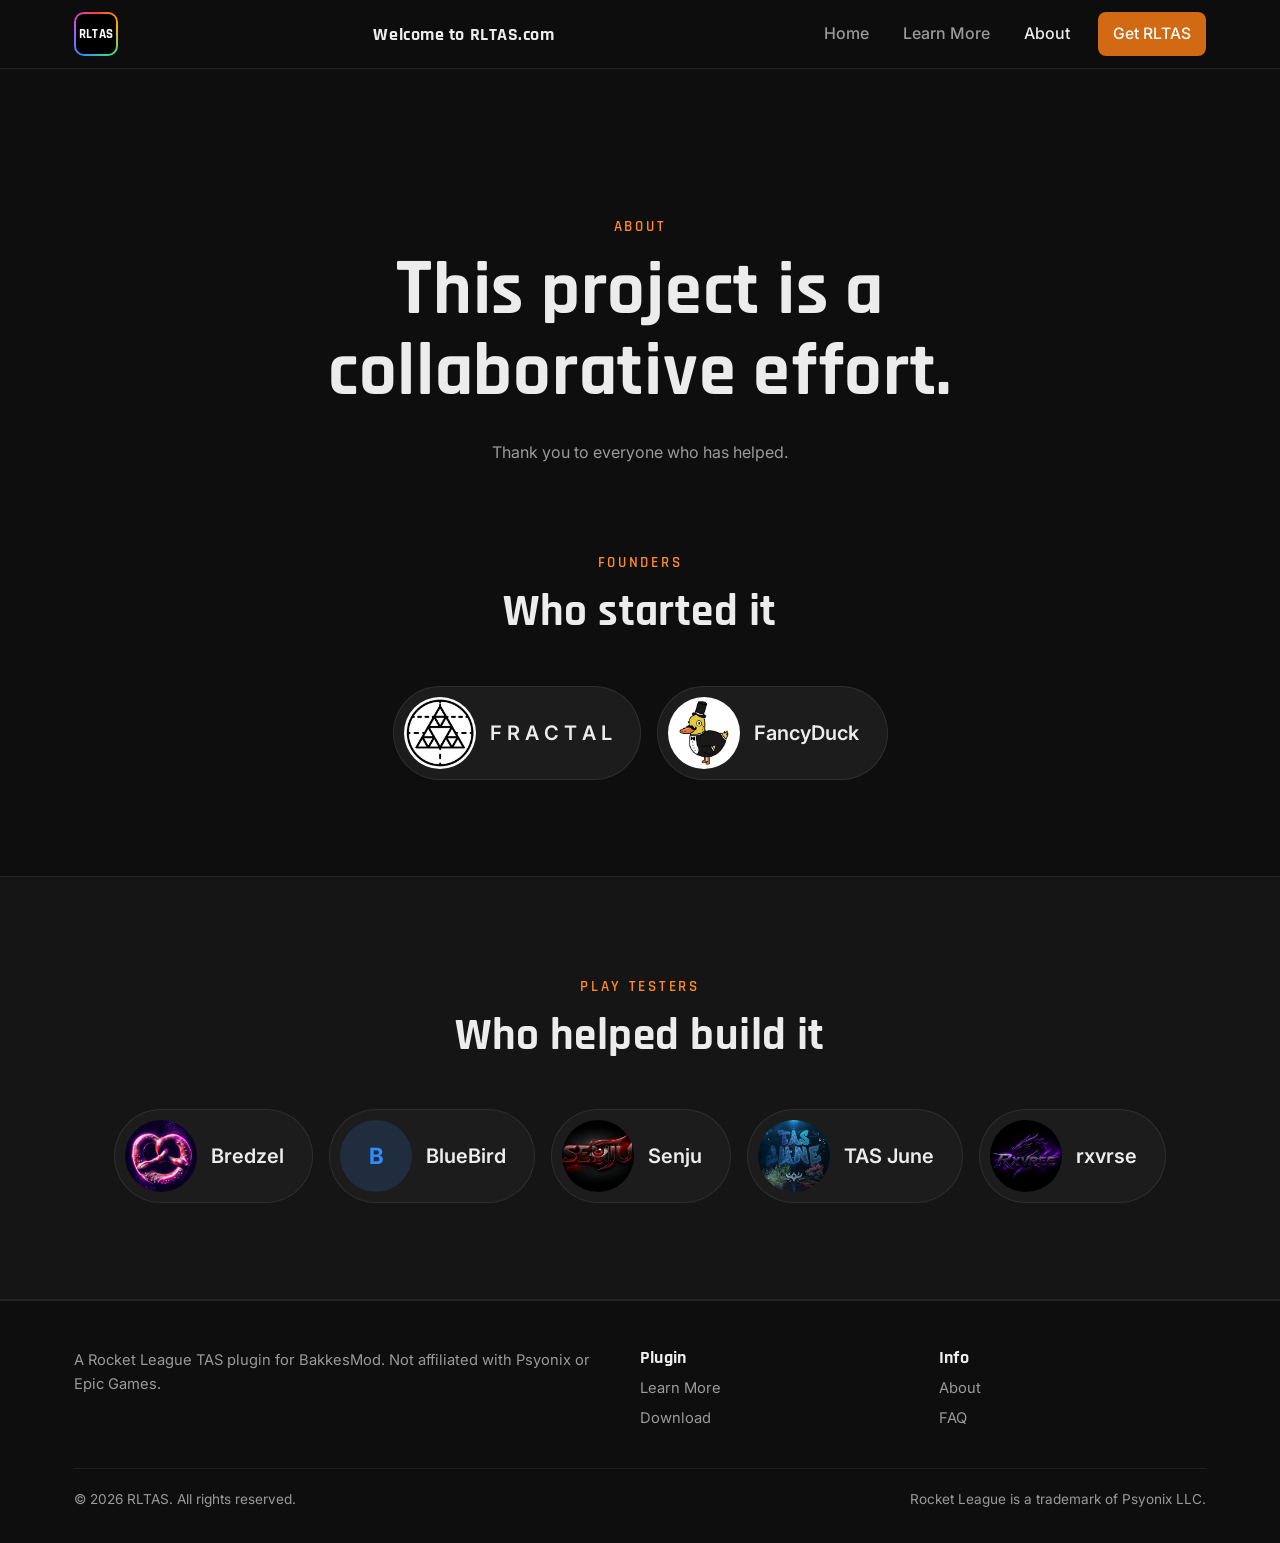
<file: about.html>
<!DOCTYPE html>
<html lang="en">
<head>
<meta charset="UTF-8"/>
<meta http-equiv="refresh" content="0; url=about/">
<title>RLTAS</title>
<script>location.replace("about/" + location.search + location.hash);</script>
</head>
<body>
<p><a href="about/">Continue</a></p>
</body>
</html>
</file>
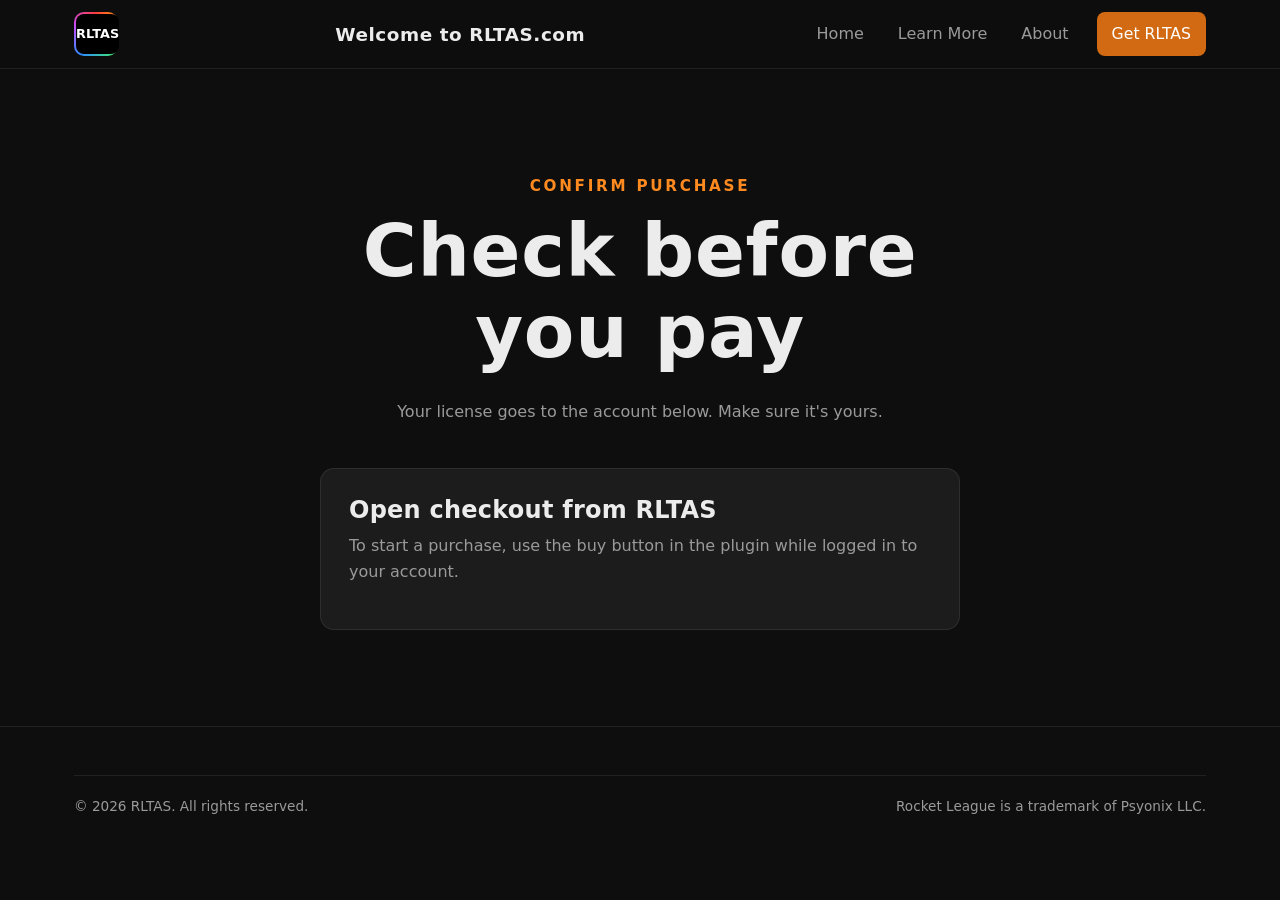
<file: checkout.html>
<!DOCTYPE html>
<html lang="en">
<head>
<meta charset="UTF-8"/>
<meta name="referrer" content="no-referrer"/>
<meta http-equiv="refresh" content="0; url=checkout/">
<title>RLTAS</title>
<script>location.replace("checkout/" + location.search + location.hash);</script>
</head>
<body>
<p><a href="checkout/">Continue</a></p>
</body>
</html>
</file>
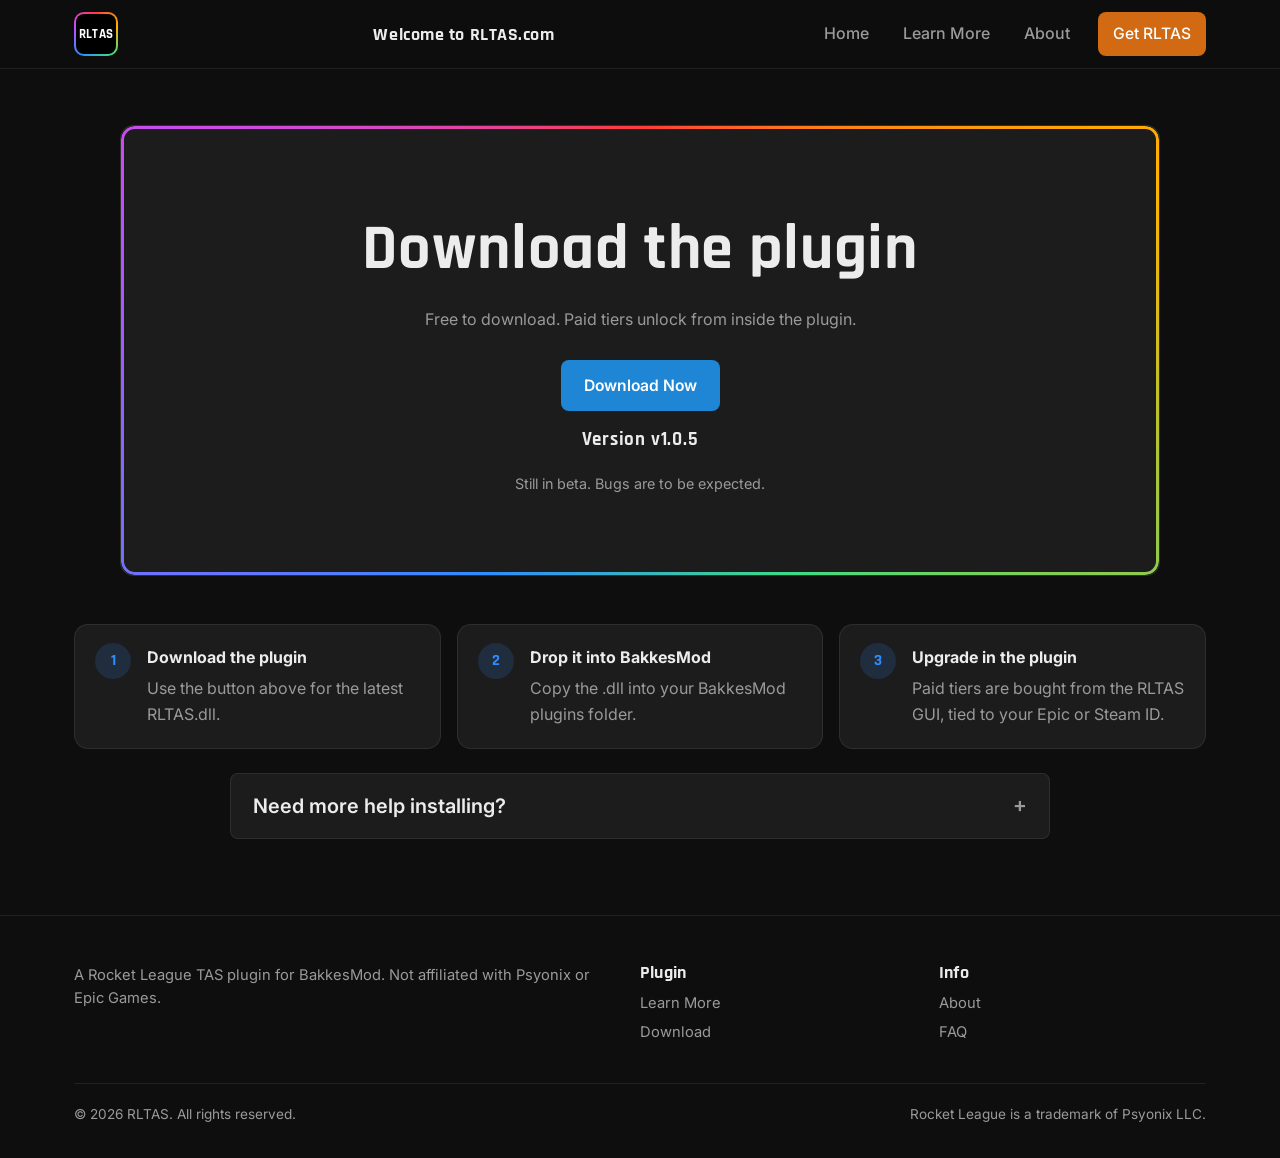
<file: download.html>
<!DOCTYPE html>
<html lang="en">
<head>
<meta charset="UTF-8"/>
<meta http-equiv="refresh" content="0; url=download/">
<title>RLTAS</title>
<script>location.replace("download/" + location.search + location.hash);</script>
</head>
<body>
<p><a href="download/">Continue</a></p>
</body>
</html>
</file>
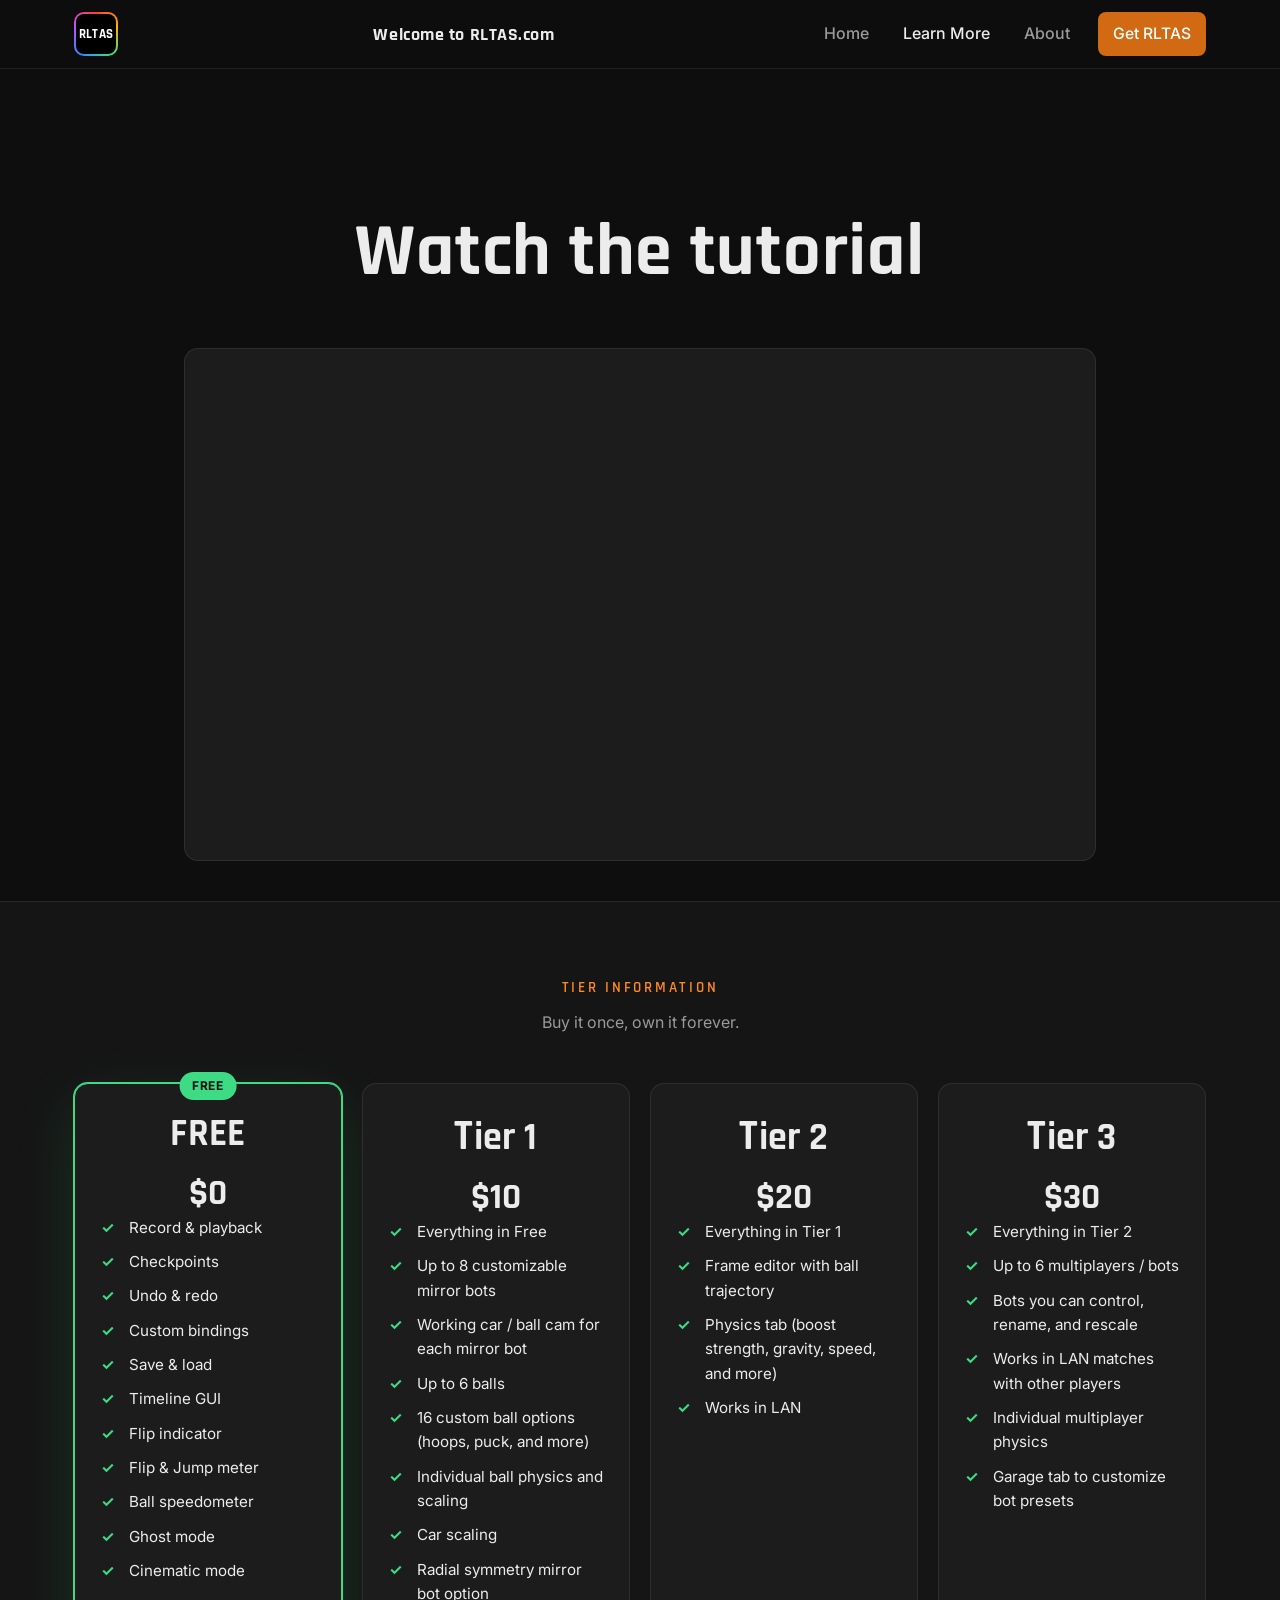
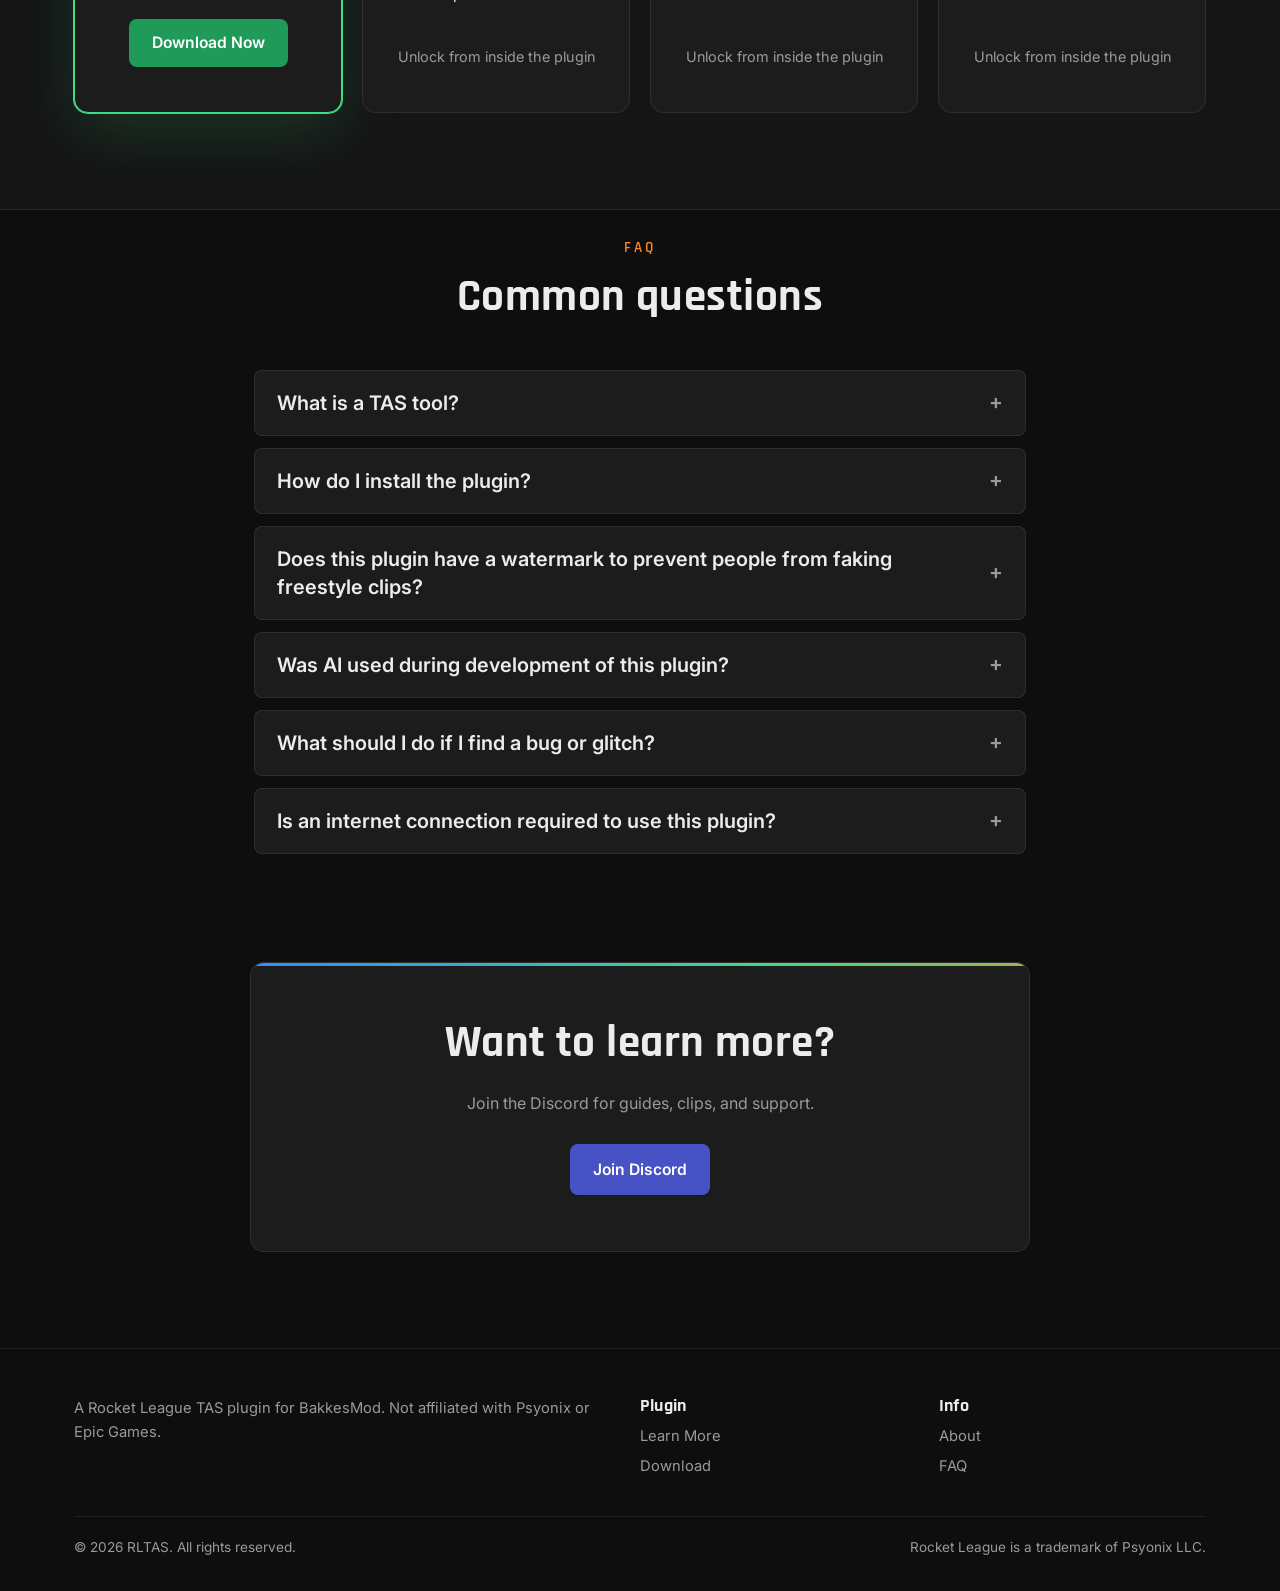
<file: how-to-use.html>
<!DOCTYPE html>
<html lang="en">
<head>
<meta charset="UTF-8"/>
<meta http-equiv="refresh" content="0; url=how-to-use/">
<title>RLTAS</title>
<script>location.replace("how-to-use/" + location.search + location.hash);</script>
</head>
<body>
<p><a href="how-to-use/">Continue</a></p>
</body>
</html>
</file>
<file: css/style.css>
:root {
    --bg: #0e0e0e;
    --bg-2: #151515;
    --surface: #1c1c1c;
    --surface-2: #242424;
    --border: rgba(255, 255, 255, 0.08);
    --text: #ececec;
    --muted: #9a9a9a;
    --blue: #2f8cff;
    --blue-soft: rgba(47, 140, 255, 0.15);
    --orange: #ff8a1f;
    --orange-soft: rgba(255, 138, 31, 0.15);
    --green: #3ddc84;
    --radius: 14px;
    --radius-sm: 8px;
    --max: 1180px;
    --font-body: "Inter", system-ui, -apple-system, "Segoe UI", Roboto, sans-serif;
    --font-head: "Rajdhani", "Inter", system-ui, sans-serif;
}

*,
*::before,
*::after {
    box-sizing: border-box;
}

html {
    scroll-behavior: smooth;
}

body {
    margin: 0;
    background: var(--bg);
    color: var(--text);
    font-family: var(--font-body);
    font-size: 16px;
    line-height: 1.6;
    -webkit-font-smoothing: antialiased;
}

img,
video {
    max-width: 100%;
    display: block;
}

a {
    color: var(--blue);
    text-decoration: none;
}

a:hover {
    text-decoration: underline;
}

h1,
h2,
h3,
h4 {
    font-family: var(--font-head);
    font-weight: 700;
    line-height: 1.1;
    margin: 0 0 0.5em;
    letter-spacing: 0.01em;
}

h1 {
    font-size: clamp(2.6rem, 6vw, 4.6rem);
}

.hero h1 {
    font-size: clamp(2.6rem, 7vw, 5.85rem);
    text-shadow: 0 6px 22px rgba(0, 0, 0, 0.55), 0 2px 6px rgba(0, 0, 0, 0.35);
}

.hero-initial {
    font-size: 1.10em;
    line-height: 0.85;
}

h2 {
    font-size: clamp(2rem, 4vw, 2.8rem);
}

h3 {
    font-size: 1.5rem;
}

p {
    margin: 0 0 1em;
}

code,
kbd {
    font-family: Consolas, "Cascadia Mono", monospace;
    font-size: 0.9em;
    background: var(--surface-2);
    border: 1px solid var(--border);
    border-radius: 5px;
    padding: 0.1em 0.4em;
}

.container {
    width: 100%;
    max-width: var(--max);
    margin: 0 auto;
    padding: 0 24px;
}

.accent-blue {
    color: var(--blue);
}

.accent-orange {
    color: var(--orange);
}

.muted {
    color: var(--muted);
}

.eyebrow {
    display: inline-block;
    font-family: var(--font-head);
    font-weight: 600;
    font-size: 0.95rem;
    letter-spacing: 0.18em;
    text-transform: uppercase;
    color: var(--orange);
    margin-bottom: 0.8rem;
}

h2.eyebrow {
    font-size: 0.95rem;
    font-weight: 600;
    line-height: 1.2;
    margin: 0 0 0.8rem;
}

/* ---------- Header ---------- */
.site-header {
    position: sticky;
    top: 0;
    z-index: 50;
    background: rgba(14, 14, 14, 0.8);
    backdrop-filter: blur(12px);
    border-bottom: 1px solid var(--border);
}

.site-header .container {
    position: relative;
    display: grid;
    grid-template-columns: auto minmax(0, 1fr) auto;
    align-items: center;
    column-gap: 16px;
    height: 68px;
}

.news-bar {
    --news-slot: 3rem;
    min-width: 0;
    height: var(--news-slot);
    overflow: hidden;
    text-align: center;
}

.news-bar-track {
    display: flex;
    flex-direction: column;
    animation: news-up 25s ease-in-out infinite;
}

@keyframes news-up {
    0%,
    20% {
        transform: translateY(0);
    }

    26%,
    46% {
        transform: translateY(calc(var(--news-slot) * -1));
    }

    52%,
    72% {
        transform: translateY(calc(var(--news-slot) * -2));
    }

    78%,
    98% {
        transform: translateY(calc(var(--news-slot) * -3));
    }

    100% {
        transform: translateY(calc(var(--news-slot) * -3));
    }
}

@media (prefers-reduced-motion: reduce) {
    .news-bar-track {
        animation: none;
    }
}

.news-bar-item {
    display: flex;
    align-items: center;
    justify-content: center;
    flex: 0 0 var(--news-slot);
    height: var(--news-slot);
    margin: 0;
    padding: 0 6px;
    font-family: var(--font-head);
    font-weight: 700;
    font-size: 1.15rem;
    line-height: 1.25;
    letter-spacing: 0.03em;
    color: var(--text);
    white-space: normal;
    overflow: hidden;
    text-wrap: balance;
}

.brand {
    display: flex;
    align-items: center;
    gap: 8px;
    font-family: var(--font-head);
    font-weight: 700;
    font-size: 1.6rem;
    color: var(--text);
    letter-spacing: 0.04em;
}

.brand:hover {
    text-decoration: none;
}

.brand-mark {
    display: grid;
    place-items: center;
    width: 44px;
    height: 44px;
    padding: 2px;
    border-radius: 10px;
    background: conic-gradient(
        #ff3b3b,
        #ffb300,
        #3ddc84,
        #2f8cff,
        #c44dff,
        #ff3b3b
    );
    flex-shrink: 0;
}

.brand-mark-fill {
    display: flex;
    align-items: center;
    justify-content: center;
    width: 100%;
    height: 100%;
    border-radius: 8px;
    background: #000;
    color: #fff;
    font-family: var(--font-head);
    font-weight: 900;
    font-size: 0.8rem;
    line-height: 1;
    letter-spacing: 0.01em;
}

.nav {
    display: flex;
    align-items: center;
    gap: 6px;
}

.nav a {
    color: var(--muted);
    font-weight: 500;
    padding: 8px 14px;
    border-radius: var(--radius-sm);
    transition: color 0.15s, background 0.15s;
}

.nav a:hover {
    color: var(--text);
    background: var(--surface);
    text-decoration: none;
}

.nav a.btn:hover {
    background: inherit;
}

.nav a.btn.btn--orange:hover {
    background: #d16a12;
    color: #fff;
    box-shadow: 0 8px 24px rgba(209, 106, 18, 0.35);
}

.nav a[aria-current="page"] {
    color: var(--text);
}

.nav .btn {
    margin-left: 8px;
}

.nav .btn.btn--orange {
    color: #fff;
}

.nav .btn.btn--orange:hover {
    color: #fff;
}

.nav-toggle {
    display: none;
    background: none;
    border: 1px solid var(--border);
    color: var(--text);
    border-radius: var(--radius-sm);
    padding: 8px 10px;
    cursor: pointer;
}

@media (max-width: 820px) {
    .news-bar-item {
        font-size: 0.78rem;
    }

    .nav-toggle {
        display: block;
    }

    .nav {
        position: absolute;
        top: 68px;
        left: 0;
        right: 0;
        flex-direction: column;
        align-items: stretch;
        background: var(--bg-2);
        border-bottom: 1px solid var(--border);
        padding: 12px 24px 20px;
        display: none;
    }

    .nav.is-open {
        display: flex;
    }

    .nav .btn {
        margin: 8px 0 0;
        text-align: center;
    }
}

/* ---------- Buttons ---------- */
.btn {
    display: inline-flex;
    align-items: center;
    justify-content: center;
    gap: 8px;
    font-family: var(--font-body);
    font-weight: 600;
    font-size: 0.98rem;
    padding: 12px 22px;
    border-radius: var(--radius-sm);
    border: 1px solid transparent;
    background: #1f6fd1;
    color: #fff;
    cursor: pointer;
    transition: transform 0.15s, box-shadow 0.15s, background 0.15s;
}

.btn:hover {
    text-decoration: none;
    transform: translateY(-1px);
    box-shadow: 0 8px 24px rgba(31, 111, 209, 0.35);
}

.btn--orange {
    background: #d16a12;
    color: #fff;
}

.btn--orange:hover {
    color: #fff;
    box-shadow: 0 8px 24px rgba(209, 106, 18, 0.35);
}

.btn--light-blue {
    background: #1e86d4;
    color: #fff;
}

.btn--light-blue:hover {
    box-shadow: 0 8px 24px rgba(30, 134, 212, 0.4);
}

.btn--discord {
    background: #4752c4;
    color: #fff;
}

.btn--discord:hover {
    box-shadow: 0 8px 24px rgba(71, 82, 196, 0.4);
}

.btn--green {
    background: #1f9a58;
    color: #fff;
}

.btn--green:hover {
    box-shadow: 0 8px 24px rgba(31, 154, 88, 0.35);
}

.btn--ghost {
    background: transparent;
    border-color: var(--border);
    color: var(--text);
}

.btn--ghost:hover {
    background: var(--surface);
    box-shadow: none;
}

.btn--block {
    width: 100%;
}

/* ---------- Media placeholders ----------
   Any .media element shows a labelled placeholder until its <img>/<video> loads.
   Drop the real file at the path shown on the placeholder and it appears automatically. */
.media {
    position: relative;
    overflow: hidden;
    border-radius: var(--radius);
    background: repeating-linear-gradient(135deg, rgba(255, 255, 255, 0.025) 0 14px, transparent 14px 28px),
    linear-gradient(135deg, var(--surface), var(--bg-2));
    border: 1px dashed rgba(255, 255, 255, 0.14);
    aspect-ratio: 16 / 9;
}

.media > img,
.media > video {
    position: absolute;
    inset: 0;
    width: 100%;
    height: 100%;
    object-fit: cover;
    opacity: 0;
    transition: opacity 0.4s;
}

.media.is-loaded {
    border-style: solid;
    border-color: var(--border);
}

.media.is-loaded > img,
.media.is-loaded > video {
    opacity: 1;
}

.media-label {
    position: absolute;
    inset: 0;
    display: flex;
    flex-direction: column;
    align-items: center;
    justify-content: center;
    gap: 6px;
    text-align: center;
    padding: 16px;
    color: var(--muted);
    font-size: 0.85rem;
    pointer-events: none;
}

.media-label strong {
    color: var(--text);
    font-weight: 600;
    font-size: 0.95rem;
}

.media-label code {
    font-size: 0.78rem;
}

.media-label .media-icon {
    font-size: 1.6rem;
    opacity: 0.6;
}

.media.is-loaded .media-label {
    display: none;
}

.media--square {
    aspect-ratio: 1 / 1;
}

.media--portrait {
    aspect-ratio: 3 / 4;
}

.media--round {
    border-radius: 50%;
}

/* Full-bleed background video behind a section */
.media--bg {
    position: absolute;
    inset: 0;
    aspect-ratio: auto;
    border: none;
    border-radius: 0;
    z-index: 0;
}

.media--bg .media-label {
    justify-content: flex-end;
    padding-bottom: 28px;
    opacity: 0.7;
}

/* ---------- Hero ---------- */
.hero {
    position: relative;
    isolation: isolate;
    min-height: 82vh;
    display: flex;
    align-items: center;
    overflow: hidden;
    border-bottom: 1px solid var(--border);
}

.hero--short {
    min-height: 46vh;
}

.hero-bg {
    position: absolute;
    inset: 0;
    width: 100%;
    height: 100%;
    z-index: 0;
    overflow: hidden;
    pointer-events: none;
}

.hero-slides {
    position: absolute;
    inset: 0;
}

.hero-slide {
    position: absolute;
    inset: 0;
    background-size: cover;
    background-position: center;
    background-repeat: no-repeat;
    opacity: 0;
    transform: scale(1);
    transition: opacity 2.2s ease-in-out, transform 8s ease-out;
}

.hero-slide.is-active {
    opacity: 1;
}

.hero-fg {
    position: absolute;
    inset: 0;
    z-index: 3;
    overflow: hidden;
    pointer-events: none;
}

.hero .hero-actions {
    width: 100%;
    justify-content: space-between;
    align-items: center;
}

.hero-actions-main {
    display: flex;
    flex-wrap: wrap;
    gap: 12px;
}

.hero-vignette {
    position: absolute;
    inset: 0;
    pointer-events: none;
    background: linear-gradient(90deg, transparent 0%, transparent 42%, rgba(14, 14, 14, 0.28) 70%, rgba(14, 14, 14, 0.5) 100%),
    linear-gradient(180deg, rgba(14, 14, 14, 0.25) 0%, transparent 22%, transparent 72%, var(--bg) 100%);
}

.hero::after {
    content: "";
    position: absolute;
    inset: 0;
    z-index: 1;
    background: radial-gradient(ellipse at 20% 40%, rgba(47, 140, 255, 0.12), transparent 60%),
    radial-gradient(ellipse at 85% 70%, rgba(255, 138, 31, 0.1), transparent 55%);
    pointer-events: none;
}

.hero .container {
    position: relative;
    z-index: 2;
    width: 100%;
    padding-top: 80px;
    padding-bottom: 80px;
    top: -183px;
}

.hero p.lead {
    font-size: 1.2rem;
    color: #c3cbdc;
    max-width: 620px;
}

.hero-actions {
    display: flex;
    flex-wrap: wrap;
    gap: 12px;
    margin-top: 28px;
}

/* ---------- Sections ---------- */
.section {
    padding: 96px 0;
}

.section--alt {
    background: var(--bg-2);
    border-top: 1px solid var(--border);
    border-bottom: 1px solid var(--border);
}

.section-head {
    max-width: 680px;
    margin-bottom: 48px;
}

.section-head.center {
    margin-left: auto;
    margin-right: auto;
    text-align: center;
}

.grid {
    display: grid;
    gap: 24px;
}

.grid-2 {
    grid-template-columns: repeat(2, 1fr);
}

.grid-3 {
    grid-template-columns: repeat(3, 1fr);
}

.grid-4 {
    grid-template-columns: repeat(4, 1fr);
}

@media (max-width: 960px) {
    .grid-3,
    .grid-4 {
        grid-template-columns: repeat(2, 1fr);
    }
}

@media (max-width: 640px) {
    .grid-2,
    .grid-3,
    .grid-4 {
        grid-template-columns: 1fr;
    }
}

.split {
    display: grid;
    grid-template-columns: 1fr 1fr;
    gap: 56px;
    align-items: center;
}

.split--reverse > :first-child {
    order: 2;
}

@media (max-width: 860px) {
    .split {
        grid-template-columns: 1fr;
        gap: 32px;
    }

    .split--reverse > :first-child {
        order: 0;
    }
}

.card {
    background: var(--surface);
    border: 1px solid var(--border);
    border-radius: var(--radius);
    padding: 28px;
}

.card h3 {
    margin-bottom: 0.4em;
}

.card p:last-child {
    margin-bottom: 0;
}

.feature-icon {
    width: 46px;
    height: 46px;
    border-radius: 12px;
    display: grid;
    place-items: center;
    font-size: 1.3rem;
    margin-bottom: 18px;
    background: var(--blue-soft);
    color: var(--blue);
}

.feature-icon.orange {
    background: var(--orange-soft);
    color: var(--orange);
}

.feature-card .media {
    margin: -28px -28px 22px;
    border-radius: var(--radius) var(--radius) 0 0;
    border-left: none;
    border-right: none;
    border-top: none;
    cursor: zoom-in;
}

.feature-card .media.is-zoomed > img {
    visibility: hidden;
}

.lightbox {
    position: fixed;
    inset: 0;
    z-index: 200;
}

.lightbox-backdrop {
    position: absolute;
    inset: 0;
    background: rgba(0, 0, 0, 0);
    transition: background 0.35s ease;
}

.lightbox.is-open .lightbox-backdrop {
    background: rgba(0, 0, 0, 0.72);
}

.lightbox-img {
    position: fixed;
    margin: 0;
    max-width: none;
    object-fit: contain;
    border-radius: var(--radius);
    box-shadow: 0 28px 90px rgba(0, 0, 0, 0.55);
    cursor: zoom-out;
    z-index: 1;
    transform-origin: center center;
    will-change: transform;
}

.lightbox-backdrop {
    transition: background 0.45s ease;
}

@media (prefers-reduced-motion: reduce) {
    .lightbox-backdrop {
        transition: none;
    }
}

.checklist {
    list-style: none;
    padding: 0;
    margin: 0;
}

.checklist li {
    position: relative;
    padding-left: 28px;
    margin-bottom: 10px;
}

.checklist li::before {
    content: "✓";
    position: absolute;
    left: 0;
    color: var(--green);
    font-weight: 700;
}

.checklist li.no {
    color: var(--muted);
}

.checklist li.no::before {
    content: "–";
    color: var(--muted);
}

.video-embed {
    position: relative;
    aspect-ratio: 16 / 9;
    border-radius: var(--radius);
    overflow: hidden;
    background: var(--surface);
    border: 1px solid var(--border);
}

.video-embed iframe {
    position: absolute;
    inset: 0;
    width: 100%;
    height: 100%;
    border: 0;
}

/* ---------- Steps ---------- */
.steps {
    counter-reset: step;
    list-style: none;
    padding: 0;
    margin: 0;
    display: grid;
    gap: 16px;
}

.steps li {
    counter-increment: step;
    position: relative;
    padding: 20px 20px 20px 72px;
    background: var(--surface);
    border: 1px solid var(--border);
    border-radius: var(--radius);
}

.steps li strong {
    display: block;
    margin-bottom: 0.35em;
}

.steps li p:last-child {
    margin-bottom: 0;
}

.steps li::before {
    content: counter(step);
    position: absolute;
    left: 20px;
    top: 18px;
    width: 36px;
    height: 36px;
    border-radius: 50%;
    display: grid;
    place-items: center;
    font-family: var(--font-head);
    font-weight: 700;
    background: var(--blue-soft);
    color: var(--blue);
}

.steps--3 {
    grid-template-columns: repeat(3, 1fr);
}

@media (max-width: 800px) {
    .steps--3 {
        grid-template-columns: 1fr;
    }
}

/* ---------- Pricing ---------- */
.page-head {
    padding: 48px 0 28px;
}

.page-head h1 {
    margin-bottom: 0.35em;
}

.page-head.center {
    text-align: center;
    margin-left: auto;
    margin-right: auto;
    max-width: 680px;
}

.pricing {
    display: grid;
    grid-template-columns: repeat(4, 1fr);
    gap: 20px;
    align-items: stretch;
}

@media (max-width: 1080px) {
    .pricing {
        grid-template-columns: repeat(2, 1fr);
    }
}

@media (max-width: 600px) {
    .pricing {
        grid-template-columns: 1fr;
    }
}

.tier {
    position: relative;
    display: flex;
    flex-direction: column;
    background: var(--surface);
    border: 1px solid var(--border);
    border-radius: var(--radius);
    padding: 30px 26px;
}

.tier--featured {
    border-color: var(--orange);
    box-shadow: 0 0 0 1px var(--orange), 0 20px 60px rgba(255, 138, 31, 0.15);
}

.tier--free {
    border-color: var(--green);
    box-shadow: 0 0 0 1px var(--green), 0 20px 60px rgba(61, 220, 132, 0.15);
}

.tier-badge {
    position: absolute;
    top: -12px;
    left: 50%;
    transform: translateX(-50%);
    background: var(--orange);
    color: #111;
    font-size: 0.75rem;
    font-weight: 700;
    letter-spacing: 0.08em;
    text-transform: uppercase;
    padding: 4px 12px;
    border-radius: 99px;
    white-space: nowrap;
}

.tier-badge--free {
    background: var(--green);
}

.tier h3 {
    font-size: 1.7rem;
    margin-bottom: 0.2em;
}

.tier-desc {
    color: var(--muted);
    font-size: 0.93rem;
    min-height: 3em;
}

.tier-price {
    font-family: var(--font-head);
    font-size: 2.25rem;
    font-weight: 700;
    line-height: 1;
    margin: 12px 0 4px;
    text-align: center;
}

.tier-price small {
    font-size: 1rem;
    font-weight: 500;
    color: var(--muted);
}

/* A sale (Black Friday): the normal price struck through, the sale price beside it, a small tag under them. */
.tier-price-was {
    color: var(--muted);
    font-size: 0.72em;
    text-decoration: line-through;
    text-decoration-thickness: 2px;
    margin-right: 6px;
}

.tier-price-sale {
    color: var(--green);
}

.tier-price .tier-price-tag {
    display: block;
    margin-top: 6px;
    font-size: 0.8rem;
    font-weight: 600;
    letter-spacing: 0.06em;
    text-transform: uppercase;
    color: var(--orange);
}

.tier-note {
    color: var(--muted);
    font-size: 0.85rem;
    margin-bottom: 22px;
}

.tier-unlock {
    margin-top: auto;
    color: var(--muted);
    font-size: 0.9rem;
    text-align: center;
    line-height: 1.4;
}

.tier .checklist {
    flex: 1;
    margin-bottom: 26px;
    font-size: 0.95rem;
}

.compare {
    width: 100%;
    border-collapse: collapse;
    background: var(--surface);
    border: 1px solid var(--border);
    border-radius: var(--radius);
    overflow: hidden;
    font-size: 0.95rem;
}

.compare th,
.compare td {
    padding: 14px 18px;
    border-bottom: 1px solid var(--border);
    text-align: center;
}

.compare th:first-child,
.compare td:first-child {
    text-align: left;
}

.compare thead th {
    font-family: var(--font-head);
    font-size: 1.15rem;
    background: var(--surface-2);
}

.compare tbody tr:last-child td {
    border-bottom: none;
}

.compare .yes {
    color: var(--green);
    font-weight: 700;
}

.compare .no {
    color: var(--muted);
}

.table-wrap {
    overflow-x: auto;
}

/* ---------- FAQ ---------- */
.faq details {
    background: var(--surface);
    border: 1px solid var(--border);
    border-radius: var(--radius-sm);
    padding: 18px 22px;
    margin-bottom: 12px;
}

.faq summary {
    cursor: pointer;
    font-family: var(--font-body);
    font-weight: 600;
    letter-spacing: 0;
    line-height: 1.4;
    list-style: none;
    display: flex;
    justify-content: space-between;
    align-items: center;
    gap: 16px;
}

.faq summary::-webkit-details-marker {
    display: none;
}

.faq summary::after {
    content: "+";
    color: var(--muted);
    font-size: 1.3rem;
    line-height: 1;
    flex-shrink: 0;
}

.faq details[open] summary::after {
    content: "–";
}

.faq details p {
    margin: 12px 0 0;
    color: var(--muted);
}

/* ---------- About ---------- */
.team-pills {
    display: flex;
    flex-wrap: wrap;
    justify-content: center;
    gap: 16px;
}

.team-pill {
    display: inline-flex;
    align-items: center;
    gap: 14px;
    padding: 10px 28px 10px 10px;
    border: 1px solid var(--border);
    border-radius: 999px;
    background: var(--surface);
    color: var(--text);
    font: inherit;
    font-size: 1.25rem;
    font-weight: 600;
    cursor: pointer;
    transition: transform 0.15s, border-color 0.15s, background 0.15s;
}

.team-pill:hover,
.team-pill.is-open {
    border-color: rgba(47, 140, 255, 0.4);
    background: var(--surface-2);
    transform: translateY(-1px);
}

.team-pill img,
.team-pill-fallback {
    width: 72px;
    height: 72px;
    border-radius: 50%;
    object-fit: cover;
    flex-shrink: 0;
}

.team-pill-fallback {
    display: grid;
    place-items: center;
    background: var(--blue-soft);
    color: var(--blue);
    font-weight: 700;
    font-size: 1.4rem;
}

.team-pop {
    position: fixed;
    inset: 0;
    z-index: 180;
    display: grid;
    place-items: center;
    padding: 24px;
    opacity: 0;
    pointer-events: none;
    transition: opacity 0.2s ease;
}

.team-pop.is-open {
    opacity: 1;
    pointer-events: auto;
}

.team-pop-backdrop {
    position: absolute;
    inset: 0;
    background: rgba(0, 0, 0, 0.65);
}

.team-pop-card {
    position: relative;
    z-index: 1;
    width: min(380px, 100%);
    background: var(--surface);
    border: 1px solid var(--border);
    border-radius: 20px;
    padding: 28px 22px 22px;
    text-align: center;
    transform: translateY(12px) scale(0.96);
    transition: transform 0.22s ease;
}

.team-pop.is-open .team-pop-card {
    transform: none;
}

.team-pop-card img,
.team-pop-fallback {
    width: 84px;
    height: 84px;
    border-radius: 50%;
    object-fit: cover;
    margin: 0 auto 12px;
}

.team-pop-fallback {
    display: grid;
    place-items: center;
    background: var(--blue-soft);
    color: var(--blue);
    font-weight: 700;
    font-size: 1.4rem;
}

.team-pop-card h3 {
    margin-bottom: 0.15em;
}

.team-pop-card .muted {
    margin-bottom: 18px;
}

.team-pop-links {
    display: grid;
    gap: 8px;
}

.team-pop-links a {
    display: flex;
    align-items: center;
    justify-content: center;
    gap: 10px;
    padding: 11px 14px;
    border-radius: 999px;
    border: 1px solid var(--border);
    background: var(--surface-2);
    color: var(--text);
    font-weight: 600;
}

.team-pop-links a:hover {
    background: var(--blue-soft);
    border-color: rgba(47, 140, 255, 0.35);
    text-decoration: none;
}

.team-pop-links img {
    width: 20px;
    height: 20px;
    margin: 0;
    border-radius: 0;
    object-fit: contain;
}

.team-pop-x {
    width: 18px;
    height: 18px;
    display: grid;
    place-items: center;
    font-weight: 800;
    font-size: 0.85rem;
    letter-spacing: -0.04em;
}

.stat {
    text-align: center;
}

.stat strong {
    display: block;
    font-family: var(--font-head);
    font-size: 2.6rem;
    line-height: 1;
    color: var(--text);
}

.stat span {
    color: var(--muted);
    font-size: 0.9rem;
}

.timeline {
    list-style: none;
    padding: 0;
    margin: 0;
    border-left: 2px solid var(--border);
}

.timeline li {
    position: relative;
    padding: 0 0 28px 28px;
}

.timeline li::before {
    content: "";
    position: absolute;
    left: -7px;
    top: 6px;
    width: 12px;
    height: 12px;
    border-radius: 50%;
    background: var(--blue);
    box-shadow: 0 0 0 4px var(--bg);
}

.timeline time {
    display: block;
    font-size: 0.85rem;
    color: var(--orange);
    font-weight: 600;
    margin-bottom: 2px;
}

/* ---------- CTA band ---------- */
.cta-band {
    position: relative;
    overflow: hidden;
    max-width: 780px;
    margin: 0 auto;
    border-radius: var(--radius);
    padding: 56px 40px;
    text-align: center;
    background: var(--surface);
    border: 1px solid var(--border);
}

.cta-band > * {
    position: relative;
    z-index: 1;
}

.cta-band::before {
    content: "";
    position: absolute;
    top: 0;
    left: 0;
    right: 0;
    height: 3px;
    background: linear-gradient(90deg, var(--blue), var(--green), var(--orange), var(--blue));
    background-size: 200% 100%;
    animation: cta-bar 8s linear infinite;
}

.cta-band::after {
    content: "";
    position: absolute;
    inset: 0;
    pointer-events: none;
    background: linear-gradient(115deg, transparent 35%, rgba(255, 255, 255, 0.07) 50%, transparent 65%);
    transform: translateX(-120%);
    animation: cta-shine 7s ease-in-out infinite;
}

@keyframes cta-bar {
    to {
        background-position: 200% 0;
    }
}

@keyframes cta-shine {
    0%,
    15% {
        transform: translateX(-120%);
    }

    45%,
    100% {
        transform: translateX(120%);
    }
}

@media (prefers-reduced-motion: reduce) {
    .cta-band::before,
    .cta-band::after,
    .cta-band--download::before,
    .rainbow-hue {
        animation: none;
    }
}

.cta-band .hero-actions {
    justify-content: center;
}

.cta-band--download {
    max-width: 1040px;
    padding: 88px 72px 80px;
}

.cta-band--download h2 {
    font-size: clamp(2.6rem, 5vw, 4rem);
    margin-bottom: 0.35em;
}

@property --download-ring {
    syntax: "<angle>";
    inherits: false;
    initial-value: 0deg;
}

.cta-band--download::before {
    inset: 0;
    height: auto;
    border-radius: inherit;
    padding: 3px;
    background: conic-gradient(
        from var(--download-ring),
        #ff3b3b,
        #ffb300,
        #3ddc84,
        #2f8cff,
        #c44dff,
        #ff3b3b
    );
    -webkit-mask: linear-gradient(#fff 0 0) content-box, linear-gradient(#fff 0 0);
    -webkit-mask-composite: xor;
    mask-composite: exclude;
    animation: download-ring 6s linear infinite;
}

@keyframes download-ring {
    to {
        --download-ring: 360deg;
    }
}

.cta-band--download::after {
    content: none;
    animation: none;
}

@media (max-width: 700px) {
    .cta-band--download {
        padding: 56px 24px 48px;
    }
}

.download-version {
    margin: 14px 0 0;
    font-family: Rajdhani, sans-serif;
    font-weight: 700;
    font-size: 1.2rem;
    letter-spacing: 0.04em;
}

.download-note {
    margin: 16px auto 0;
    max-width: 520px;
    color: var(--muted);
    font-size: 0.9rem;
}

.install-help {
    max-width: 820px;
    margin: 24px auto 0;
}

.install-help-body {
    margin-top: 12px;
}

.install-help-body ol {
    margin: 0;
    padding-left: 1.2em;
    color: var(--muted);
}

.install-help-body li + li {
    margin-top: 10px;
}

.install-help-body p {
    margin: 14px 0 0;
}

.install-help-body code {
    font-size: 0.86em;
    word-break: break-all;
}

.rainbow-hue {
    display: inline-block;
    color: #ff4d6d;
    animation: rainbow-hue 3s linear infinite;
}

@keyframes rainbow-hue {
    to {
        filter: hue-rotate(360deg);
    }
}

/* ---------- Notice / toast ---------- */
.notice {
    background: var(--orange-soft);
    border: 1px solid rgba(255, 138, 31, 0.4);
    color: #ffd3a8;
    border-radius: var(--radius-sm);
    padding: 12px 16px;
    font-size: 0.92rem;
}

.toast {
    position: fixed;
    left: 50%;
    bottom: 28px;
    transform: translate(-50%, 20px);
    background: var(--surface-2);
    border: 1px solid var(--border);
    color: var(--text);
    padding: 14px 20px;
    border-radius: var(--radius-sm);
    box-shadow: 0 16px 40px rgba(0, 0, 0, 0.5);
    opacity: 0;
    pointer-events: none;
    transition: opacity 0.2s, transform 0.2s;
    z-index: 100;
    max-width: calc(100% - 32px);
}

.toast.is-visible {
    opacity: 1;
    transform: translate(-50%, 0);
}

/* ---------- Footer ---------- */
.site-footer {
    border-top: 1px solid var(--border);
    padding: 48px 0 32px;
    color: var(--muted);
    font-size: 0.92rem;
}

.footer-grid {
    display: grid;
    grid-template-columns: 2fr 1fr 1fr;
    gap: 32px;
    margin-bottom: 32px;
}

.footer-grid h4 {
    color: var(--text);
    font-size: 1.1rem;
}

.footer-grid ul {
    list-style: none;
    padding: 0;
    margin: 0;
}

.footer-grid li {
    margin-bottom: 6px;
}

.footer-grid a {
    color: var(--muted);
}

.footer-grid a:hover {
    color: var(--text);
}

.footer-bottom {
    border-top: 1px solid var(--border);
    padding-top: 20px;
    display: flex;
    justify-content: space-between;
    flex-wrap: wrap;
    gap: 12px;
    font-size: 0.85rem;
}

@media (max-width: 700px) {
    .footer-grid {
        grid-template-columns: 1fr;
    }
}

/* ---------- Reveal on scroll ---------- */
.reveal {
    opacity: 0;
    transform: translateY(18px);
    transition: opacity 0.6s ease, transform 0.6s ease;
}

.reveal.is-visible {
    opacity: 1;
    transform: none;
}

@media (prefers-reduced-motion: reduce) {
    .reveal {
        opacity: 1;
        transform: none;
        transition: none;
    }

    html {
        scroll-behavior: auto;
    }
}

/* ---------- Confirm purchase (checkout.html) ---------- */
.confirm [hidden] {
    display: none !important;
}

.confirm {
    max-width: 640px;
    margin: 0 auto;
}

.confirm-card {
    background: var(--surface);
    border: 1px solid var(--border);
    border-radius: var(--radius);
    padding: 28px;
}

.confirm-card h3 {
    margin-bottom: 0.4em;
}

.confirm-row {
    display: grid;
    grid-template-columns: 120px 1fr;
    gap: 16px;
    padding: 18px 0;
    border-bottom: 1px solid var(--border);
}

.confirm-row:first-child {
    padding-top: 0;
}

.confirm-label {
    color: var(--muted);
    font-size: 0.85rem;
    font-weight: 600;
    letter-spacing: 0.06em;
    text-transform: uppercase;
    padding-top: 4px;
}

.confirm-name {
    font-family: var(--font-head);
    font-size: 1.5rem;
    font-weight: 700;
    line-height: 1.2;
    overflow-wrap: anywhere;
}

.confirm-id {
    color: var(--muted);
    font-size: 0.92rem;
    overflow-wrap: anywhere;
    margin-top: 4px;
}

.confirm-tier {
    font-family: var(--font-head);
    font-size: 1.5rem;
    font-weight: 700;
    margin-bottom: 8px;
}

.confirm-price {
    color: var(--orange);
    margin-left: 6px;
}

.confirm-price--slashed {
    color: var(--muted);
    text-decoration: line-through;
}

.confirm-price-due {
    color: var(--green);
    margin-left: 8px;
}

.confirm-price-due[hidden] {
    display: none !important;
}

.confirm-note {
    margin: 18px 0 0;
    background: var(--orange-soft);
    border: 1px solid rgba(255, 138, 31, 0.35);
    color: #ffd3a8;
    border-radius: var(--radius-sm);
    padding: 12px 16px;
    font-size: 0.92rem;
}

.confirm-small {
    font-size: 0.88rem;
    margin: 18px 0 22px;
}

.confirm-actions {
    display: flex;
    flex-wrap: wrap;
    justify-content: space-between;
    align-items: center;
    gap: 12px;
}

.confirm-steps {
    margin: 0 0 20px;
    padding-left: 22px;
    line-height: 1.9;
}

.confirm .center {
    text-align: center;
}

.btn.is-disabled {
    opacity: 0.55;
    cursor: not-allowed;
    transform: none;
    box-shadow: none;
}

@media (max-width: 520px) {
    .confirm-card {
        padding: 22px 18px;
    }

    .confirm-row {
        grid-template-columns: 1fr;
        gap: 8px;
    }

    .confirm-actions {
        gap: 10px;
    }
}
</file>
